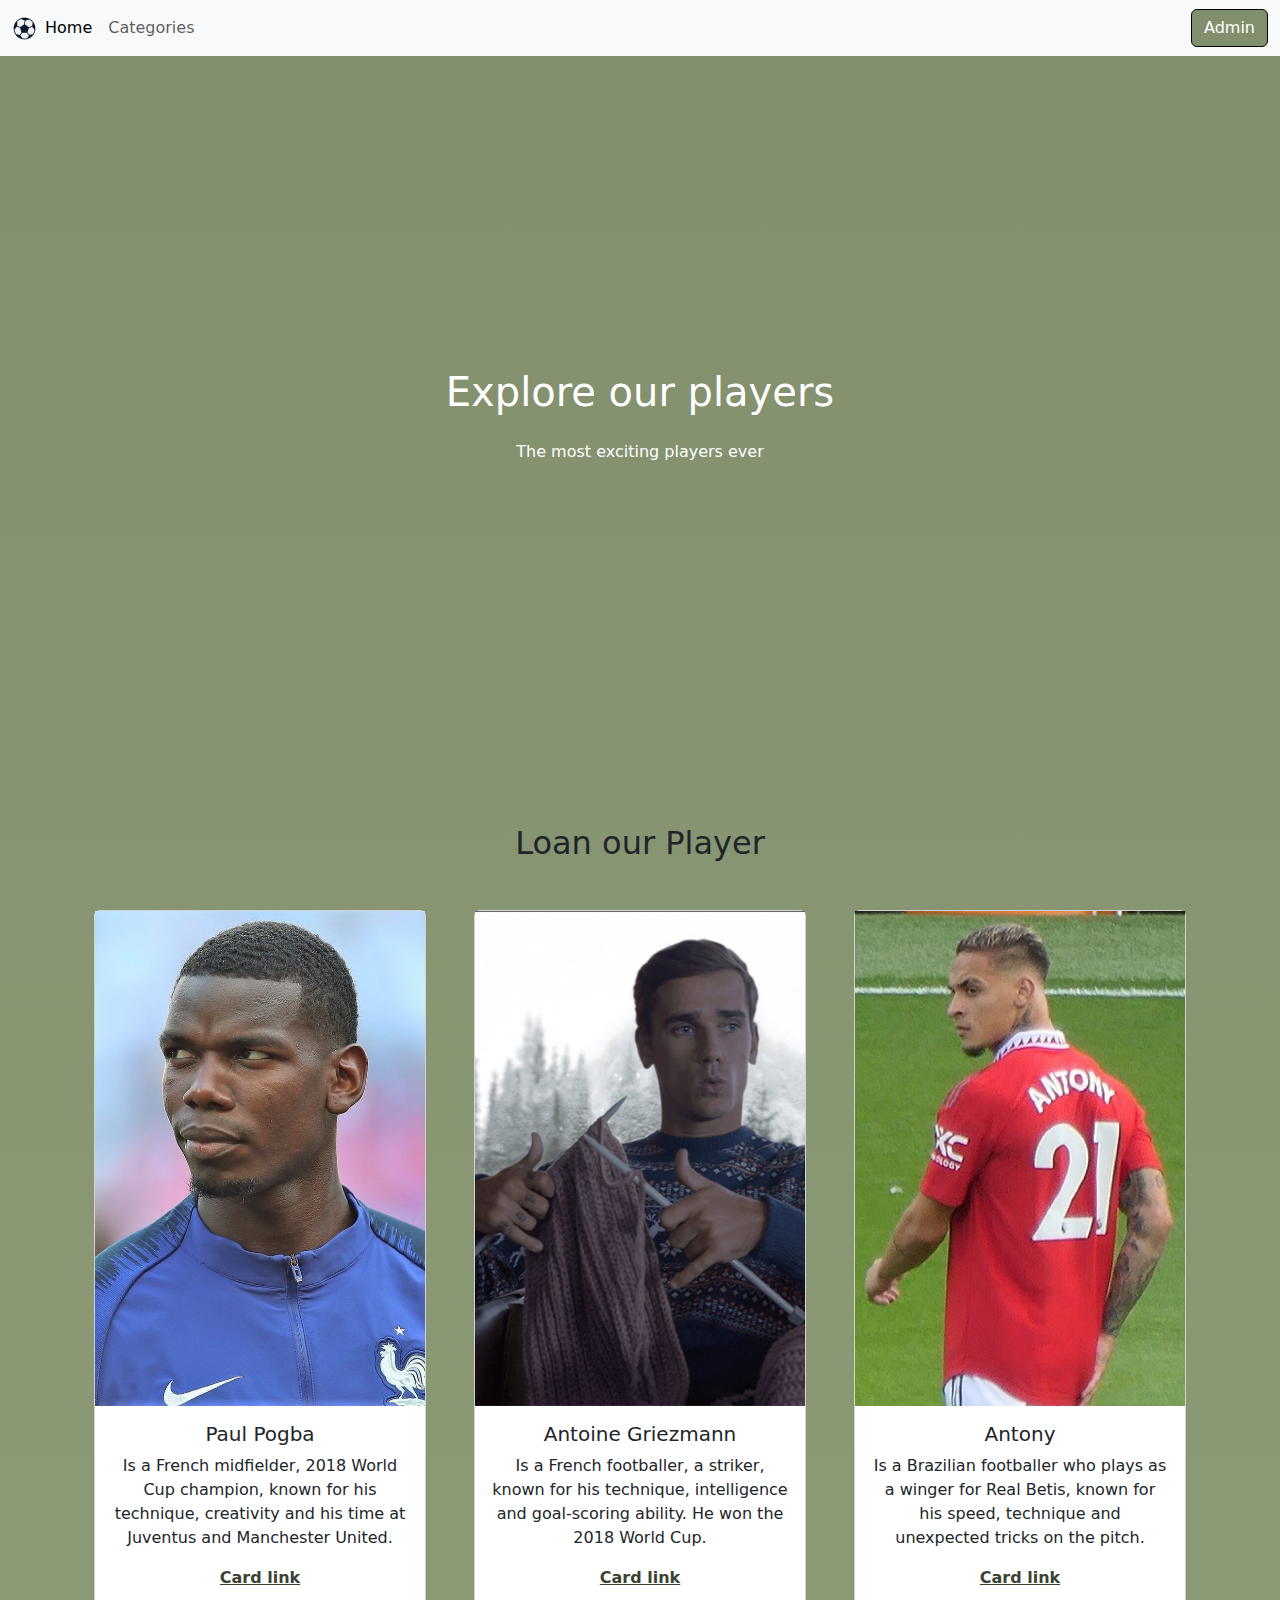
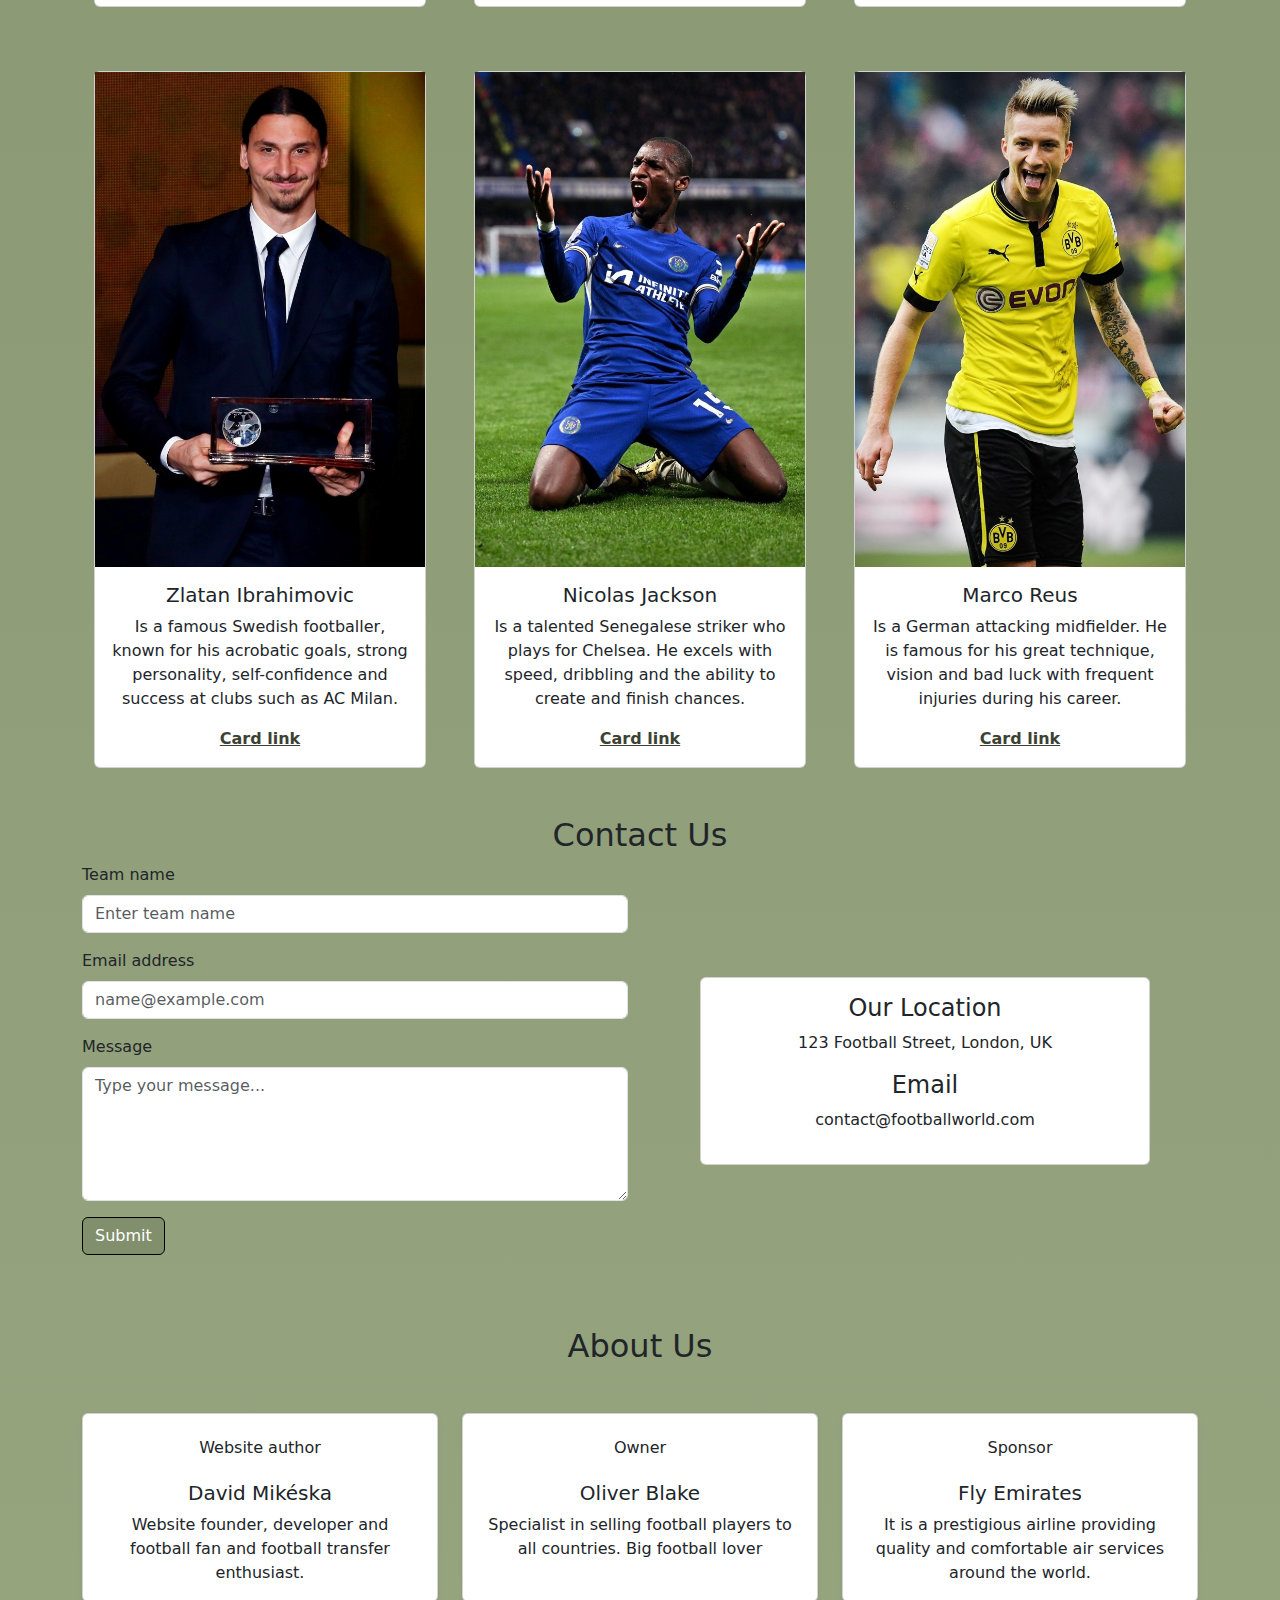
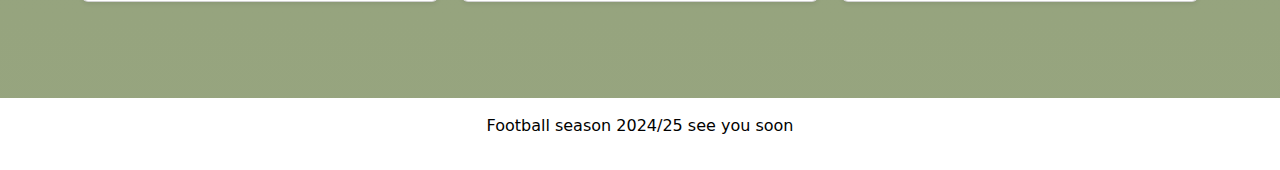
<file: index.html>
<!doctype html>
<html lang="en" xmlns="http://www.w3.org/1999/html">
<head>
    <meta charset="utf-8">
    <meta name="viewport" content="width=device-width, initial-scale=1">
    <title>Football shop</title>
    <link rel="stylesheet" href="css/bootstrap.css">
    <link rel="stylesheet" href="css/_custom.css">
</head>
<body>
<header>
    <nav class="navbar navbar-expand-lg bg-body-tertiary">
        <div class="container-fluid">
            <img src="images/ball.png" href="#">
            <button class="navbar-toggler" type="button" data-bs-toggle="collapse"
                    data-bs-target="#navbarSupportedContent" aria-controls="navbarSupportedContent"
                    aria-expanded="false" aria-label="Toggle navigation">
                <span class="navbar-toggler-icon"></span>
            </button>
            <div class="collapse navbar-collapse" id="navbarSupportedContent">
                <ul class="navbar-nav me-auto mb-2 mb-lg-0">
                    <li class="nav-item">
                        <a class="nav-link active" aria-current="page" href="#">Home</a>
                    </li>
                    <li class="nav-item dropdown">
                        <a class="nav-link dropdown" href="#" role="button" data-bs-toggle="dropdown"
                           aria-expanded="false">
                            Categories
                        </a>
                        <ul class="dropdown-menu">
                            <li><a class="dropdown-item" href="#loan">Loan our Player</a></li>
                            <li><a class="dropdown-item" href="#contact">Contact Us</a></li>
                            <li><a class="dropdown-item" href="#about">About Us</a></li>
                            <li>
                                <hr class="dropdown-divider">
                            </li>
                        </ul>
                    </li>
                </ul>
                <button type="button" class="btn btn-primary" data-bs-toggle="modal" data-bs-target="#adminModal">
                    Admin
                </button>
            </div>
        </div>
    </nav>
</header>

<!-- Modal -->
<div class="modal fade" id="adminModal" tabindex="-1" aria-labelledby="exampleModalLabel" aria-hidden="true">
    <div class="modal-dialog">
        <div class="modal-content">
            <div class="modal-header">
                <h1 class="modal-title fs-5" id="exampleModalLabel">Admin section</h1>
                <button type="button" class="btn-close" data-bs-dismiss="modal" aria-label="Close"></button>
            </div>
            <div class="modal-body">
                <form>
                    <div class="mb-3">
                        <label for="exampleInputEmail1" class="form-label">Email address</label>
                        <input type="email" class="form-control" id="exampleInputEmail1" aria-describedby="emailHelp">
                        <div id="emailHelp" class="form-text">We'll never share your email with anyone else.</div>
                    </div>
                    <div class="mb-3">
                        <label for="exampleInputPassword1" class="form-label">Password</label>
                        <input type="password" class="form-control" id="exampleInputPassword1">
                    </div>
                    <div class="mb-3 form-check">
                        <input type="checkbox" class="form-check-input" id="exampleCheck1">
                        <label class="form-check-label" for="exampleCheck1">Check me out</label>
                    </div>
                    <button type="submit" class="btn btn-primary">
                        <a class="nav-link text-white" href="admin.html">Login</a>
                    </button>
                </form>
            </div>
        </div>
    </div>
</div>

<main>
    <section class="welcome-info">
        <div class="container text-center">
            <h1 class="text-center p-3"> Explore our players</h1>
            <p>The most exciting players ever</p>
        </div>
    </section>

    <section id="loan">
        <div class="container px-4 text-center">
            <h2 class="text-center m-5">Loan our Player</h2>
            <div class="row gx-5 gy-5">
                <div class="col-lg-4">
                    <div class="card">
                        <img src="images/pogba.jpg">
                        <div class="card-body">
                            <h5 class="card-title">Paul Pogba</h5>
                            <p class="card-text">Is a French midfielder, 2018 World Cup champion, known for his
                                technique, creativity and his time at Juventus and Manchester United.</p>
                            <a href="#" class="card-link">Card link</a>
                        </div>
                    </div>
                </div>

                <div class="col-lg-4">
                    <div class="card">
                        <img src="images/grizi3.jpg">
                        <div class="card-body">
                            <h5 class="card-title">Antoine Griezmann</h5>
                            <p class="card-text">Is a French footballer, a striker, known for his technique,
                                intelligence and goal-scoring ability. He won the 2018 World Cup.</p>
                            <a href="#" class="card-link">Card link</a>
                        </div>
                    </div>
                </div>
                <div class="col-lg-4">
                    <div class="card">
                        <img src="images/Antony_2022.jpg">
                        <div class="card-body">
                            <h5 class="card-title">Antony</h5>
                            <p class="card-text">Is a Brazilian footballer who plays as a winger for Real Betis, known
                                for his speed, technique and unexpected tricks on the pitch.</p>
                            <a href="#" class="card-link">Card link</a>
                        </div>
                    </div>
                </div>
            </div>
            <div class="row gx-5 gy-5 mt-3">
                <div class="col-lg-4">
                    <div class="card">
                        <img src="images/ibrahimovic.jpg">
                        <div class="card-body">
                            <h5 class="card-title">Zlatan Ibrahimovic</h5>
                            <p class="card-text">Is a famous Swedish footballer, known for his acrobatic goals, strong
                                personality, self-confidence and success at clubs such as AC Milan.</p>
                            <a href="#" class="card-link">Card link</a>
                        </div>
                    </div>
                </div>
                <div class="col-lg-4">
                    <div class="card">
                        <img src="images/Jackson.jpg">
                        <div class="card-body">
                            <h5 class="card-title">Nicolas Jackson</h5>
                            <p class="card-text">Is a talented Senegalese striker who plays for Chelsea. He excels with
                                speed, dribbling and the ability to create and finish chances.</p>
                            <a href="#" class="card-link">Card link</a>
                        </div>
                    </div>
                </div>
                <div class="col-lg-4">
                    <div class="card">
                        <img src="images/reus.jpg">
                        <div class="card-body">
                            <h5 class="card-title">Marco Reus</h5>
                            <p class="card-text">Is a German attacking midfielder. He is famous for his great technique,
                                vision and bad luck with frequent injuries during his career.</p>
                            <a href="#" class="card-link">Card link</a>
                        </div>
                    </div>
                </div>
            </div>
        </div>
    </section>

    <section id="contact">
        <div class="container">
            <div class="text-center">
                <h2 class="text-center mt-5">Contact Us</h2>
            </div>
            <div class="row">
                <div class="col-md-6">
                    <form>
                        <div class="mb-3">
                            <label for="name" class="form-label">Team name</label>
                            <input type="text" class="form-control" id="name" placeholder="Enter team name">
                        </div>
                        <div class="mb-3">
                            <label for="email" class="form-label">Email address</label>
                            <input type="email" class="form-control" id="email" placeholder="name@example.com">
                        </div>
                        <div class="mb-3">
                            <label for="message" class="form-label">Message</label>
                            <textarea class="form-control" id="message" rows="5" placeholder="Type your message..."></textarea>
                        </div>
                        <button type="submit" class="btn btn-primary mb-4">Submit</button>
                    </form>
                </div>


                 <div class="col-md-6 text-center align-content-center">
                     <div class="card mx-5 p-3">
                     <h4>Our Location</h4>
                     <p>123 Football Street, London, UK</p>

                     <h4>Email</h4>
                     <p>contact@footballworld.com</p>
                    </div>
                 </div>
             </div>
         </div>
     </section>


     <section class="py-5" id="about">
         <div class="container m-auto">
             <h2 class="text-center mb-5">About Us</h2>
             <div class="row">
                 <div class="col-md-4 mb-sm-5">
                     <div class="card h-100 text-center shadow-sm ">
                         <!--<img src="https://via.placeholder.com/150" class="card-img-top rounded-circle mx-auto mt-3 " alt="Autor webu">-->
                        <h3 class="mt-4  fs-6 fw-normal">Website author</h3>
                        <div class="card-body">
                            <h5 class="card-title mb-2">David Mikéska</h5>
                            <p class="card-text">Website founder, developer and football fan and football transfer
                                enthusiast.</p>
                        </div>
                    </div>
                </div>
                <div class="col-md-4 mb-sm-5">
                    <div class="card h-100 text-center shadow-sm">
                        <!--<img src="https://brandslogos.com/wp-content/uploads/thumbs/fly-emirates-logo.png" class="card-img-top rounded-circle mx-auto mt-3" alt="Člen týmu">-->
                        <h3 class="mt-4  fs-6 fw-normal">Owner</h3>
                        <div class="card-body">
                            <h5 class="card-title mb-2">Oliver Blake</h5>
                            <p class="card-text">Specialist in selling football players to all countries. Big football
                                lover</p>
                        </div>
                    </div>
                </div>
                <div class="col-md-4 mb-sm-5">
                    <div class="card h-100 text-center shadow-sm">
                        <!--<img src="https://via.placeholder.com/150" class="card-img-top rounded-circle mx-auto mt-3" alt="Sponzor">-->
                        <h3 class="mt-4 fs-6 fw-normal">Sponsor</h3>
                        <div class="card-body">
                            <h5 class="card-title mb-2">Fly Emirates</h5>
                            <p class="card-text">It is a prestigious airline providing quality and comfortable air
                                services around the world.</p>
                        </div>
                    </div>
                </div>
            </div>
        </div>
    </section>
</main>
<footer class="bg-white text-black text-center py-3">
    <p>Football season 2024/25 see you soon</p>
</footer>
<script src="js/bootstrap.bundle.js"></script>
</body>
</html>
</file>
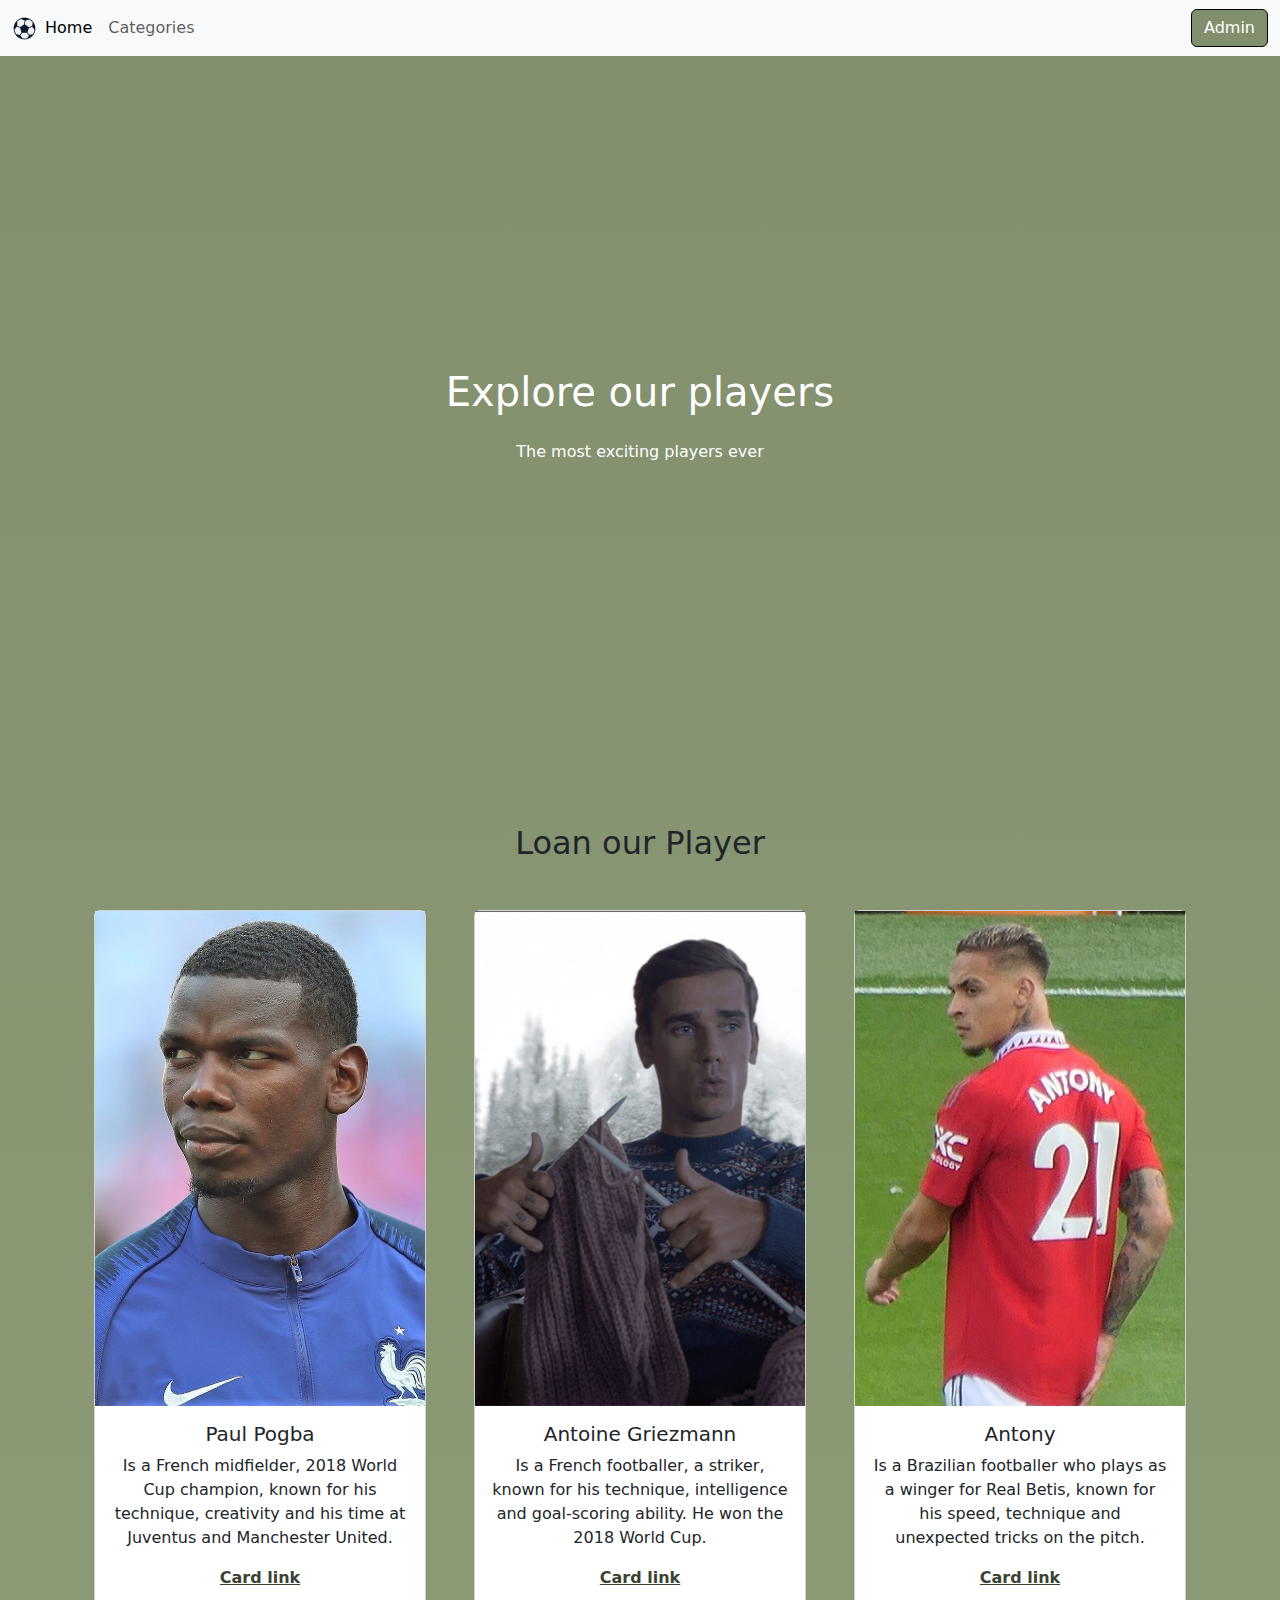
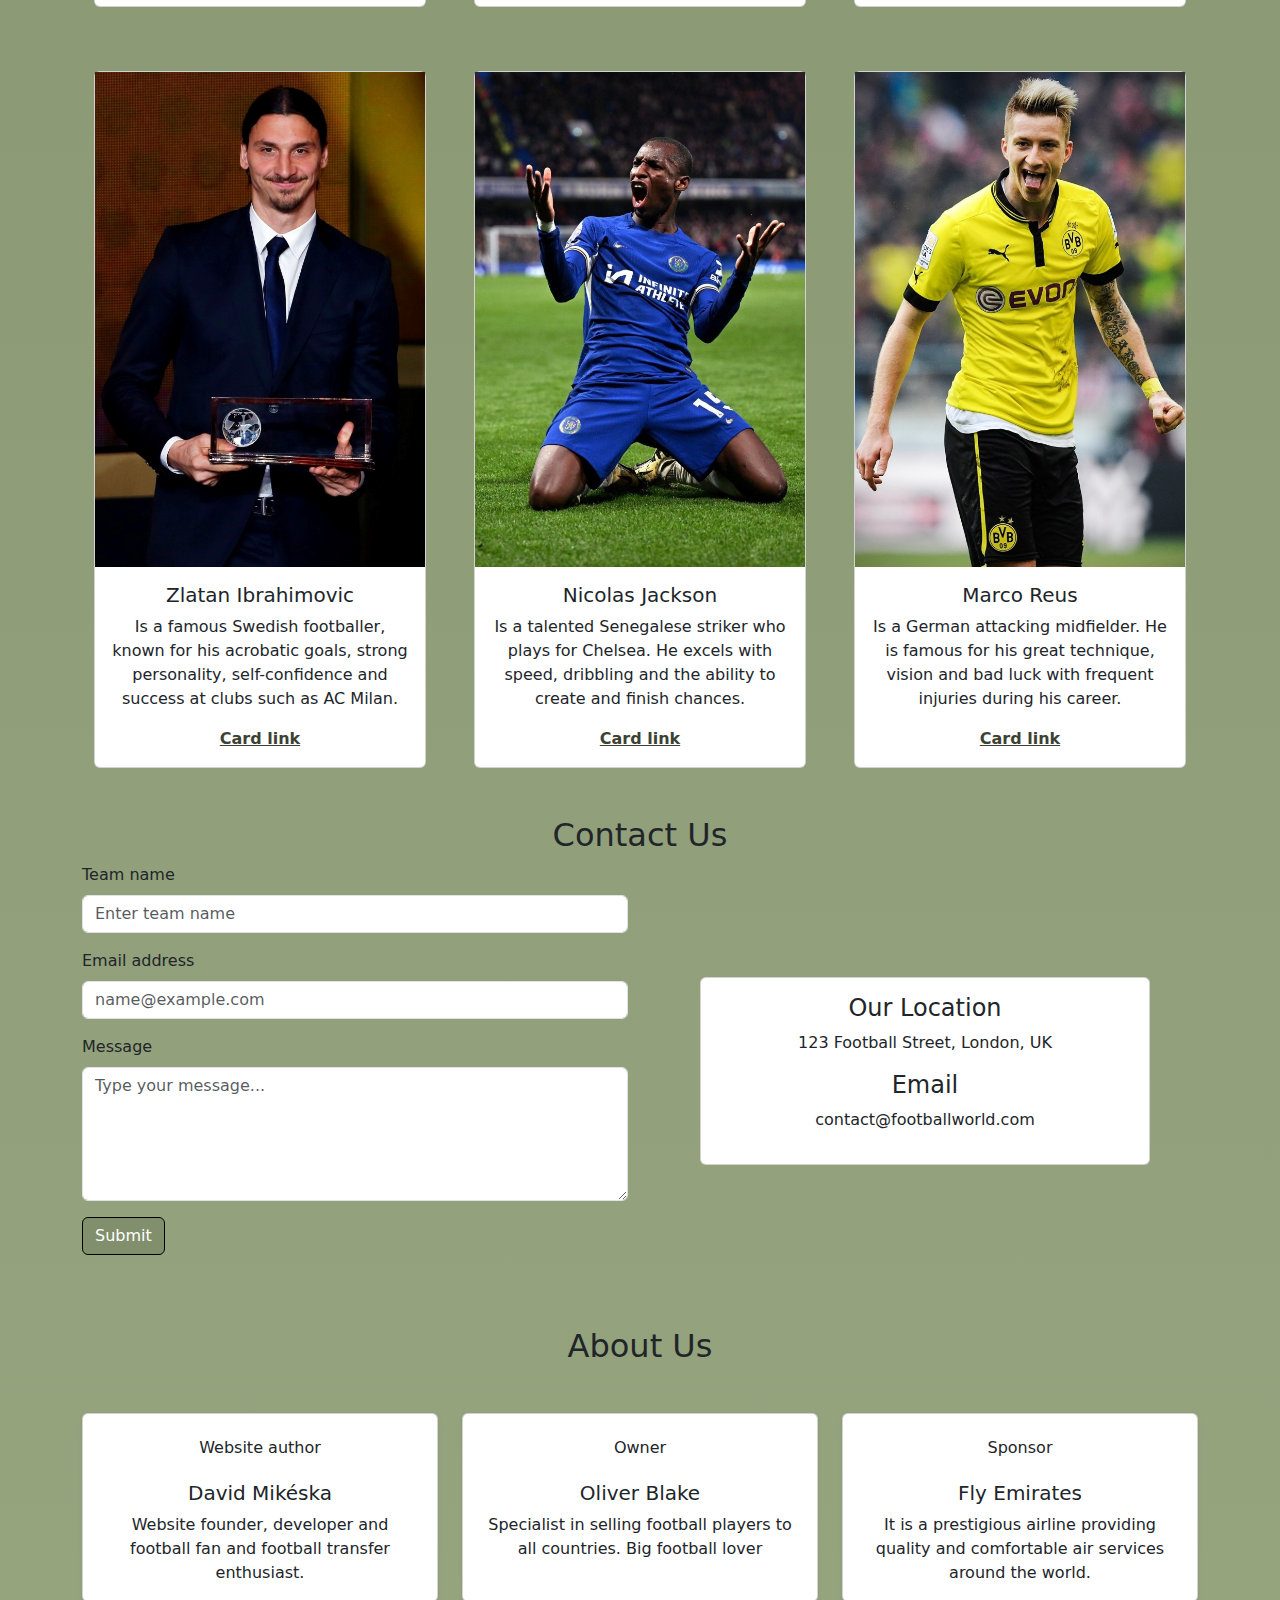
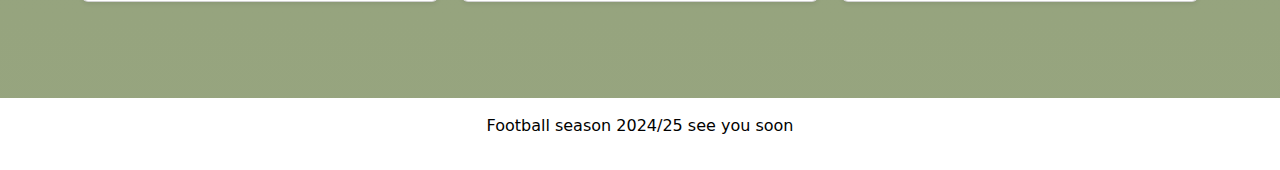
<file: pages/index.html>
<!doctype html>
<html lang="en" xmlns="http://www.w3.org/1999/html">
<head>
    <meta charset="utf-8">
    <meta name="viewport" content="width=device-width, initial-scale=1">
    <title>Football shop</title>
    <link rel="stylesheet" href="../css/bootstrap.css">
    <link rel="stylesheet" href="../css/_custom.css">
</head>
<body>
<header>
    <nav class="navbar navbar-expand-lg bg-body-tertiary">
        <div class="container-fluid">
            <img src="../images/ball.png" href="#">
            <button class="navbar-toggler" type="button" data-bs-toggle="collapse"
                    data-bs-target="#navbarSupportedContent" aria-controls="navbarSupportedContent"
                    aria-expanded="false" aria-label="Toggle navigation">
                <span class="navbar-toggler-icon"></span>
            </button>
            <div class="collapse navbar-collapse" id="navbarSupportedContent">
                <ul class="navbar-nav me-auto mb-2 mb-lg-0">
                    <li class="nav-item">
                        <a class="nav-link active" aria-current="page" href="#">Home</a>
                    </li>
                    <li class="nav-item dropdown">
                        <a class="nav-link dropdown" href="#" role="button" data-bs-toggle="dropdown"
                           aria-expanded="false">
                            Categories
                        </a>
                        <ul class="dropdown-menu">
                            <li><a class="dropdown-item" href="#loan">Loan our Player</a></li>
                            <li><a class="dropdown-item" href="#contact">Contact Us</a></li>
                            <li><a class="dropdown-item" href="#about">About Us</a></li>
                            <li>
                                <hr class="dropdown-divider">
                            </li>
                        </ul>
                    </li>
                </ul>
                <button type="button" class="btn btn-primary" data-bs-toggle="modal" data-bs-target="#adminModal">
                    Admin
                </button>
            </div>
        </div>
    </nav>
</header>

<!-- Modal -->
<div class="modal fade" id="adminModal" tabindex="-1" aria-labelledby="exampleModalLabel" aria-hidden="true">
    <div class="modal-dialog">
        <div class="modal-content">
            <div class="modal-header">
                <h1 class="modal-title fs-5" id="exampleModalLabel">Admin section</h1>
                <button type="button" class="btn-close" data-bs-dismiss="modal" aria-label="Close"></button>
            </div>
            <div class="modal-body">
                <form>
                    <div class="mb-3">
                        <label for="exampleInputEmail1" class="form-label">Email address</label>
                        <input type="email" class="form-control" id="exampleInputEmail1" aria-describedby="emailHelp">
                        <div id="emailHelp" class="form-text">We'll never share your email with anyone else.</div>
                    </div>
                    <div class="mb-3">
                        <label for="exampleInputPassword1" class="form-label">Password</label>
                        <input type="password" class="form-control" id="exampleInputPassword1">
                    </div>
                    <div class="mb-3 form-check">
                        <input type="checkbox" class="form-check-input" id="exampleCheck1">
                        <label class="form-check-label" for="exampleCheck1">Check me out</label>
                    </div>
                    <button type="submit" class="btn btn-primary">
                        <a class="nav-link text-white" href="dashboard.html">Login</a>
                    </button>
                </form>
            </div>
        </div>
    </div>
</div>

<main>
    <section class="welcome-info">
        <div class="container text-center">
            <h1 class="text-center p-3"> Explore our players</h1>
            <p>The most exciting players ever</p>
        </div>
    </section>

    <section id="loan">
        <div class="container px-4 text-center">
            <h2 class="text-center m-5">Loan our Player</h2>
            <div class="row gx-5 gy-5">
                <div class="col-lg-4">
                    <div class="card">
                        <img src="../images/pogba.jpg">
                        <div class="card-body">
                            <h5 class="card-title">Paul Pogba</h5>
                            <p class="card-text">Is a French midfielder, 2018 World Cup champion, known for his
                                technique, creativity and his time at Juventus and Manchester United.</p>
                            <a href="#" class="card-link">Card link</a>
                        </div>
                    </div>
                </div>

                <div class="col-lg-4">
                    <div class="card">
                        <img src="../images/grizi3.jpg">
                        <div class="card-body">
                            <h5 class="card-title">Antoine Griezmann</h5>
                            <p class="card-text">Is a French footballer, a striker, known for his technique,
                                intelligence and goal-scoring ability. He won the 2018 World Cup.</p>
                            <a href="#" class="card-link">Card link</a>
                        </div>
                    </div>
                </div>
                <div class="col-lg-4">
                    <div class="card">
                        <img src="../images/Antony_2022.jpg">
                        <div class="card-body">
                            <h5 class="card-title">Antony</h5>
                            <p class="card-text">Is a Brazilian footballer who plays as a winger for Real Betis, known
                                for his speed, technique and unexpected tricks on the pitch.</p>
                            <a href="#" class="card-link">Card link</a>
                        </div>
                    </div>
                </div>
            </div>
            <div class="row gx-5 gy-5 mt-3">
                <div class="col-lg-4">
                    <div class="card">
                        <img src="../images/ibrahimovic.jpg">
                        <div class="card-body">
                            <h5 class="card-title">Zlatan Ibrahimovic</h5>
                            <p class="card-text">Is a famous Swedish footballer, known for his acrobatic goals, strong
                                personality, self-confidence and success at clubs such as AC Milan.</p>
                            <a href="#" class="card-link">Card link</a>
                        </div>
                    </div>
                </div>
                <div class="col-lg-4">
                    <div class="card">
                        <img src="../images/Jackson.jpg">
                        <div class="card-body">
                            <h5 class="card-title">Nicolas Jackson</h5>
                            <p class="card-text">Is a talented Senegalese striker who plays for Chelsea. He excels with
                                speed, dribbling and the ability to create and finish chances.</p>
                            <a href="#" class="card-link">Card link</a>
                        </div>
                    </div>
                </div>
                <div class="col-lg-4">
                    <div class="card">
                        <img src="../images/reus.jpg">
                        <div class="card-body">
                            <h5 class="card-title">Marco Reus</h5>
                            <p class="card-text">Is a German attacking midfielder. He is famous for his great technique,
                                vision and bad luck with frequent injuries during his career.</p>
                            <a href="#" class="card-link">Card link</a>
                        </div>
                    </div>
                </div>
            </div>
        </div>
    </section>

    <section id="contact">
        <div class="container">
            <div class="text-center">
                <h2 class="text-center mt-5">Contact Us</h2>
            </div>
            <div class="row">
                <div class="col-md-6">
                    <form>
                        <div class="mb-3">
                            <label for="name" class="form-label">Team name</label>
                            <input type="text" class="form-control" id="name" placeholder="Enter team name">
                        </div>
                        <div class="mb-3">
                            <label for="email" class="form-label">Email address</label>
                            <input type="email" class="form-control" id="email" placeholder="name@example.com">
                        </div>
                        <div class="mb-3">
                            <label for="message" class="form-label">Message</label>
                            <textarea class="form-control" id="message" rows="5" placeholder="Type your message..."></textarea>
                        </div>
                        <button type="submit" class="btn btn-primary mb-4">Submit</button>
                    </form>
                </div>


                 <div class="col-md-6 text-center align-content-center">
                     <div class="card mx-5 p-3">
                     <h4>Our Location</h4>
                     <p>123 Football Street, London, UK</p>

                     <h4>Email</h4>
                     <p>contact@footballworld.com</p>
                    </div>
                 </div>
             </div>
         </div>
     </section>


     <section class="py-5" id="about">
         <div class="container m-auto">
             <h2 class="text-center mb-5">About Us</h2>
             <div class="row">
                 <div class="col-md-4 mb-sm-5">
                     <div class="card h-100 text-center shadow-sm ">
                         <!--<img src="https://via.placeholder.com/150" class="card-img-top rounded-circle mx-auto mt-3 " alt="Autor webu">-->
                        <h3 class="mt-4  fs-6 fw-normal">Website author</h3>
                        <div class="card-body">
                            <h5 class="card-title mb-2">David Mikéska</h5>
                            <p class="card-text">Website founder, developer and football fan and football transfer
                                enthusiast.</p>
                        </div>
                    </div>
                </div>
                <div class="col-md-4 mb-sm-5">
                    <div class="card h-100 text-center shadow-sm">
                        <!--<img src="https://brandslogos.com/wp-content/uploads/thumbs/fly-emirates-logo.png" class="card-img-top rounded-circle mx-auto mt-3" alt="Člen týmu">-->
                        <h3 class="mt-4  fs-6 fw-normal">Owner</h3>
                        <div class="card-body">
                            <h5 class="card-title mb-2">Oliver Blake</h5>
                            <p class="card-text">Specialist in selling football players to all countries. Big football
                                lover</p>
                        </div>
                    </div>
                </div>
                <div class="col-md-4 mb-sm-5">
                    <div class="card h-100 text-center shadow-sm">
                        <!--<img src="https://via.placeholder.com/150" class="card-img-top rounded-circle mx-auto mt-3" alt="Sponzor">-->
                        <h3 class="mt-4 fs-6 fw-normal">Sponsor</h3>
                        <div class="card-body">
                            <h5 class="card-title mb-2">Fly Emirates</h5>
                            <p class="card-text">It is a prestigious airline providing quality and comfortable air
                                services around the world.</p>
                        </div>
                    </div>
                </div>
            </div>
        </div>
    </section>
</main>
<footer class="bg-white text-black text-center py-3">
    <p>Football season 2024/25 see you soon</p>
</footer>
<script src="../js/bootstrap.bundle.js"></script>
</body>
</html>
</file>
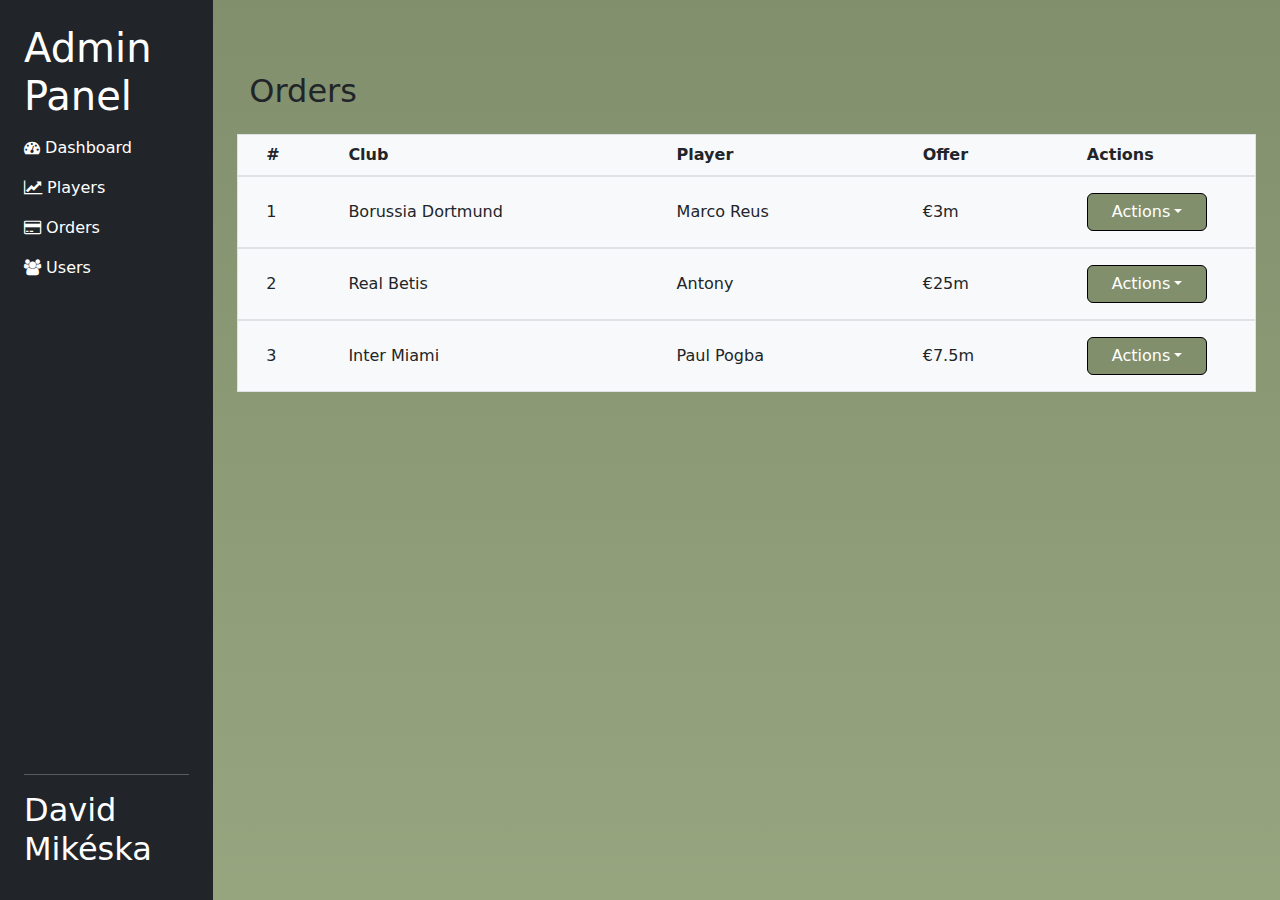
<file: orders.html>
<!DOCTYPE html>
<!doctype html>
<html lang="en">
<head>
  <meta charset="utf-8">
  <meta name="viewport" content="width=device-width, initial-scale=1">
  <title>Orders</title>
  <link rel="stylesheet" href="css/bootstrap.css">
  <link rel="stylesheet" href="css/_custom.css">
  <link rel="stylesheet" href="https://cdnjs.cloudflare.com/ajax/libs/font-awesome/4.7.0/css/font-awesome.min.css">
</head>
<body>
<div class="container-fluid">
  <div class="row">

    <div class="col-sm-4 col-md-3 col-lg-2 d-flex flex-column bg-dark p-4 vh-100">
      <h1 class="text-white">Admin Panel</h1>
      <nav class="d-flex flex-column mb-auto">
        <a class="nav-link text-white py-2 px-0" href="admin.html"><i class="fa fa-dashboard"></i> Dashboard</a>
        <a class="nav-link text-white py-2 px-0" href="players.html"><i class="fa fa-line-chart"></i> Players</a>
        <a class="nav-link text-white py-2 px-0" href=""><i class="fa fa-credit-card"></i> Orders</a>
        <a class="nav-link text-white py-2 px-0" href="users.html"><i class="fa fa-group"></i> Users</a>
      </nav>
      <hr class="text-white">
      <div class=" text-white" >
        <h2>David Mikéska</h2>
      </div>
    </div>
    <div class="col-sm-8 col-md-9 col-lg-10 vh-100 p-4">
      <div class="container mt-5">
        <h2>Orders</h2>

        <div class="bg-light fw-bold border py-2 px-3 row mt-4">
          <div class="col-1">#</div>
          <div class="col-4">Club</div>
          <div class="col-3">Player</div>
          <div class="col-2">Offer</div>
          <div class="col-2">Actions</div>
        </div>

        <div class="bg-light border py-3 px-3 row align-items-center">
          <div class="col-1">1</div>
          <div class="col-4">Borussia Dortmund </div>
          <div class="col-3">Marco Reus</div>
          <div class="col-2">€3m</div>
          <div class="col-2">
            <div class="dropdown">
              <button class="btn btn-primary dropdown-toggle px-4" data-bs-toggle="dropdown">Actions</button>
              <ul class="dropdown-menu">
                <li><a class="dropdown-item" href="#">Accept</a></li>
                <li><a class="dropdown-item" href="#">Reject</a></li>
                <li><a class="dropdown-item" href="#">Add More</a></li>
              </ul>
            </div>
          </div>
        </div>

        <div class="bg-light border py-3 px-3 row align-items-center">
          <div class="col-1">2</div>
          <div class="col-4">Real Betis</div>
          <div class="col-3">Antony</div>
          <div class="col-2">€25m</div>
          <div class="col-2">
            <div class="dropdown">
              <button class="btn btn-primary dropdown-toggle px-4" data-bs-toggle="dropdown">Actions</button>
              <ul class="dropdown-menu">
                <li><a class="dropdown-item" href="#">Accept</a></li>
                <li><a class="dropdown-item" href="#">Reject</a></li>
                <li><a class="dropdown-item" href="#">Add More</a></li>
              </ul>
            </div>
          </div>
        </div>

        <div class=" bg-light border py-3 px-3 row align-items-center">
          <div class="col-1">3</div>
          <div class="col-4">Inter Miami</div>
          <div class="col-3">Paul Pogba</div>
          <div class="col-2">€7.5m</div>
          <div class="col-2">
            <div class="dropdown">
              <button class="btn btn-primary dropdown-toggle px-4" data-bs-toggle="dropdown">Actions</button>
              <ul class="dropdown-menu">
                <li><a class="dropdown-item" href="#">Accept</a></li>
                <li><a class="dropdown-item" href="#">Reject</a></li>
                <li><a class="dropdown-item" href="#">Add More</a></li>
              </ul>
            </div>
          </div>
        </div>
        </div>
      </div>
    </div>
  </div>
<script src="/js/bootstrap.bundle.js"></script>

</body>
</html>
</file>
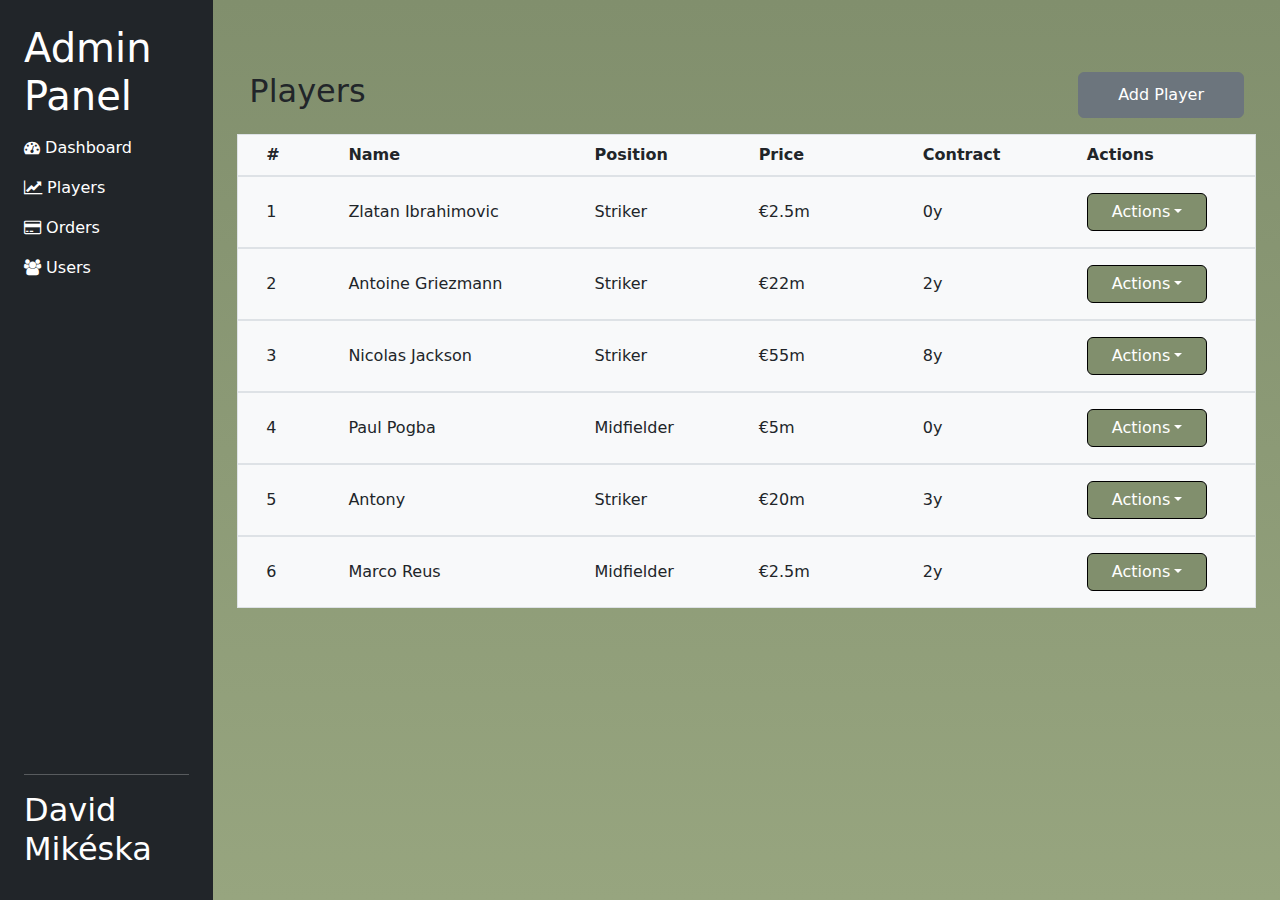
<file: players.html>
<!DOCTYPE html>
<!doctype html>
<html lang="en">
<head>
    <meta charset="utf-8">
    <meta name="viewport" content="width=device-width, initial-scale=1">
    <title>Players</title>
    <link rel="stylesheet" href="css/bootstrap.css">
    <link rel="stylesheet" href="css/_custom.css">
    <link rel="stylesheet" href="https://cdnjs.cloudflare.com/ajax/libs/font-awesome/4.7.0/css/font-awesome.min.css">
</head>
<body>
<div class="container-fluid">
    <div class="row">

        <div class="col-sm-4 col-md-3 col-lg-2 d-flex flex-column bg-dark p-4 vh-100">
            <h1 class="text-white">Admin Panel</h1>
            <nav class="d-flex flex-column mb-auto">
                <a class="nav-link text-white py-2 px-0" href="admin.html"><i class="fa fa-dashboard"></i> Dashboard</a>
                <a class="nav-link text-white py-2 px-0" href=""><i class="fa fa-line-chart"></i> Players</a>
                <a class="nav-link text-white py-2 px-0" href="orders.html"><i class="fa fa-credit-card"></i> Orders</a>
                <a class="nav-link text-white py-2 px-0" href="users.html"><i class="fa fa-group"></i> Users</a>
            </nav>
            <hr class="text-white">
            <div class=" text-white" >
                <h2>David Mikéska</h2>
            </div>
        </div>

        <div class="col-sm-8 col-md-9 col-lg-10 vh-100 p-4">
            <div class="container mt-5 ">
                <div class="d-flex justify-content-between mb-3">
                    <h2>Players</h2>
                    <button class="btn btn-secondary col-2" data-bs-toggle="modal" data-bs-target="#addProductModal">Add Player</button>
                </div>



                <div class="bg-light fw-bold border py-2 px-3 row">
                    <div class="col-1">#</div>
                    <div class="col-3">Name</div>
                    <div class="col-2">Position</div>
                    <div class="col-2">Price</div>
                    <div class="col-2">Contract</div>
                    <div class="col-2">Actions</div>
                </div>


                <div class="bg-light border py-3 px-3 row align-items-center">
                    <div class="col-1">1</div>
                    <div class="col-3">Zlatan Ibrahimovic</div>
                    <div class="col-2">Striker</div>
                    <div class="col-2">€2.5m</div>
                    <div class="col-2">0y</div>
                    <div class="col-2">
                        <div class="dropdown">
                            <button class="btn btn-primary dropdown-toggle px-4" data-bs-toggle="dropdown">Actions</button>
                            <ul class="dropdown-menu">
                                <li><a class="dropdown-item" href="#">Delete</a></li>
                                <li><a class="dropdown-item" href="#">Edit</a></li>
                                <li><a class="dropdown-item" href="#">Detail</a></li>
                            </ul>
                        </div>
                    </div>
                </div>


                <div class="bg-light border py-3 px-3 row align-items-center">
                    <div class="col-1">2</div>
                    <div class="col-3">Antoine Griezmann</div>
                    <div class="col-2">Striker</div>
                    <div class="col-2">€22m</div>
                    <div class="col-2">2y</div>
                    <div class="col-2">
                        <div class="dropdown">
                            <button class="btn btn-primary dropdown-toggle px-4" data-bs-toggle="dropdown">Actions</button>
                            <ul class="dropdown-menu">
                                <li><a class="dropdown-item" href="#">Delete</a></li>
                                <li><a class="dropdown-item" href="#">Edit</a></li>
                                <li><a class="dropdown-item" href="#">Detail</a></li>
                            </ul>
                        </div>
                    </div>
                </div>


                <div class="bg-light border py-3 px-3 row align-items-center">
                    <div class="col-1">3</div>
                    <div class="col-3">Nicolas Jackson</div>
                    <div class="col-2">Striker</div>
                    <div class="col-2">€55m</div>
                    <div class="col-2">8y</div>
                    <div class="col-2">
                        <div class="dropdown">
                            <button class="btn btn-primary dropdown-toggle px-4" data-bs-toggle="dropdown">Actions</button>
                            <ul class="dropdown-menu">
                                <li><a class="dropdown-item" href="#">Delete</a></li>
                                <li><a class="dropdown-item" href="#">Edit</a></li>
                                <li><a class="dropdown-item" href="#">Detail</a></li>
                            </ul>
                        </div>
                    </div>
                </div>

                <div class="bg-light border py-3 px-3 row align-items-center">
                    <div class="col-1">4</div>
                    <div class="col-3">Paul Pogba</div>
                    <div class="col-2">Midfielder</div>
                    <div class="col-2">€5m</div>
                    <div class="col-2">0y</div>
                    <div class="col-2">
                        <div class="dropdown">
                            <button class="btn btn-primary dropdown-toggle px-4" data-bs-toggle="dropdown">Actions</button>
                            <ul class="dropdown-menu">
                                <li><a class="dropdown-item" href="#">Delete</a></li>
                                <li><a class="dropdown-item" href="#">Edit</a></li>
                                <li><a class="dropdown-item" href="#">Detail</a></li>
                            </ul>
                        </div>
                    </div>
                </div>

                <div class="bg-light border py-3 px-3 row align-items-center">
                    <div class="col-1">5</div>
                    <div class="col-3">Antony</div>
                    <div class="col-2">Striker</div>
                    <div class="col-2">€20m</div>
                    <div class="col-2">3y</div>
                    <div class="col-2">
                        <div class="dropdown">
                            <button class="btn btn-primary dropdown-toggle px-4" data-bs-toggle="dropdown">Actions</button>
                            <ul class="dropdown-menu">
                                <li><a class="dropdown-item" href="#">Delete</a></li>
                                <li><a class="dropdown-item" href="#">Edit</a></li>
                                <li><a class="dropdown-item" href="#">Detail</a></li>
                            </ul>
                        </div>
                    </div>
                </div>

                <div class="bg-light border py-3 px-3 row align-items-center">
                    <div class="col-1">6</div>
                    <div class="col-3">Marco Reus</div>
                    <div class="col-2">Midfielder</div>
                    <div class="col-2">€2.5m</div>
                    <div class="col-2">2y</div>
                    <div class="col-2">
                        <div class="dropdown">
                            <button class="btn btn-primary dropdown-toggle px-4" data-bs-toggle="dropdown">Actions</button>
                            <ul class="dropdown-menu">
                                <li><a class="dropdown-item" href="#">Delete</a></li>
                                <li><a class="dropdown-item" href="#">Edit</a></li>
                                <li><a class="dropdown-item" href="#">Detail</a></li>
                            </ul>
                        </div>
                    </div>
                </div>
            </div>
        </div>
    </div>
    <!-- Modal -->
    <div class="modal fade" id="addProductModal" tabindex="-1" aria-labelledby="addProductModalLabel" aria-hidden="true">
        <div class="modal-dialog">
            <div class="modal-content">
                <form action="/add-product" method="POST">
                    <div class="modal-header">
                        <h5 class="modal-title">Add Player</h5>
                        <button type="button" class="btn-close" data-bs-dismiss="modal"></button>
                    </div>
                    <div class="modal-body">
                        <div class="mb-3"><label class="form-label">Name</label><input type="text" name="name" class="form-control"></div>
                        <div class="mb-3"><label class="form-label">Position</label><input type="text" name="position" class="form-control"></div>
                        <div class="mb-3"><label class="form-label">Price</label>
                            <div class="input-group">
                                <span class="input-group-text">$</span>
                                <input type="number" name="price" class="form-control" step="0.01">
                            </div>
                        </div>
                        <div class="mb-3"><label class="form-label">Contract</label><input type="number" name="contract" class="form-control"></div>
                    </div>
                    <div class="modal-footer">
                        <button type="submit" class="btn btn-primary">Save</button>
                    </div>
                </form>
            </div>
        </div>
    </div>
</div>
<script src="/js/bootstrap.bundle.js"></script>
</body>
</html>
</file>
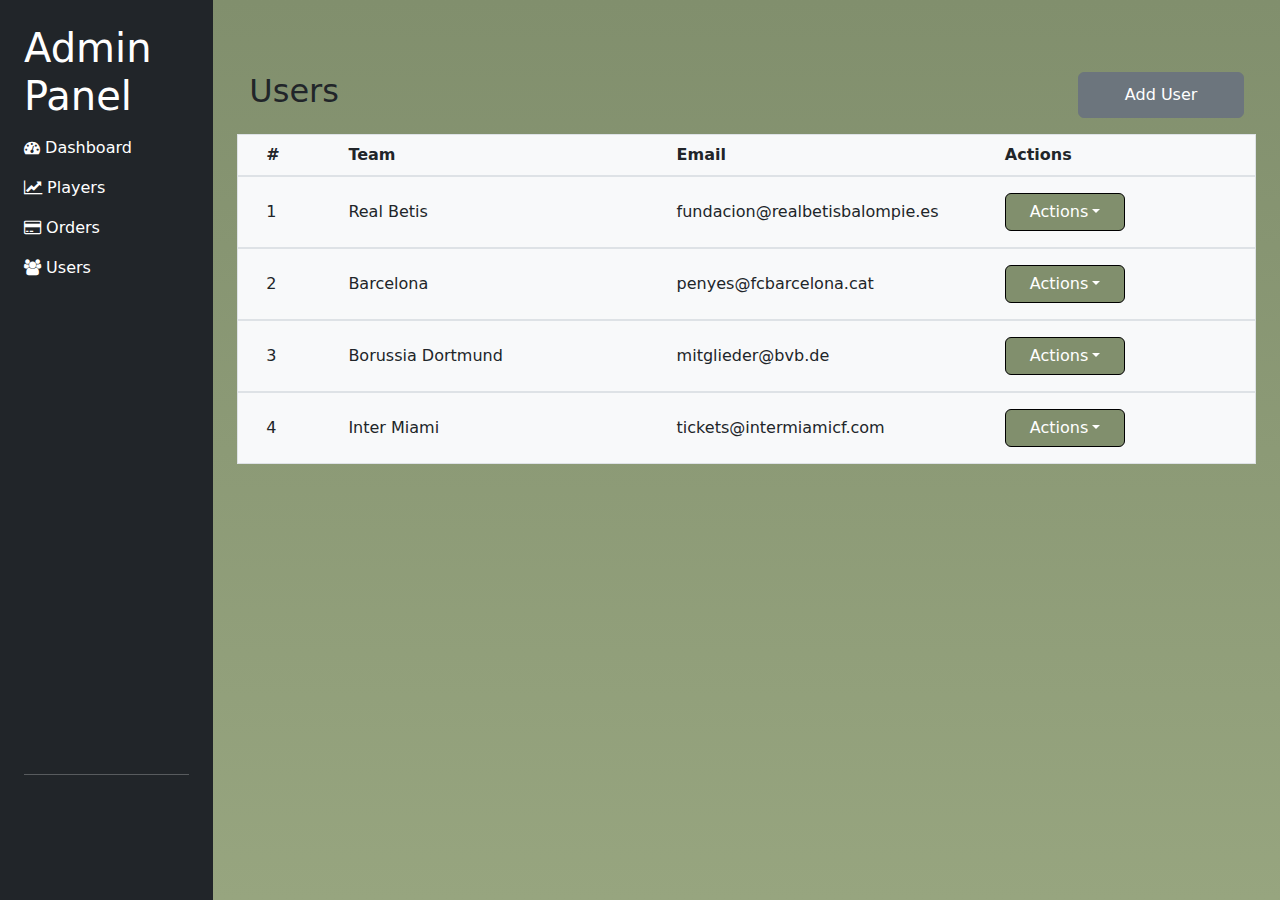
<file: users.html>
<!DOCTYPE html>
<!doctype html>
<html lang="en">
<head>
  <meta charset="utf-8">
  <meta name="viewport" content="width=device-width, initial-scale=1">
  <title>Users</title>
  <link rel="stylesheet" href="css/bootstrap.css">
  <link rel="stylesheet" href="css/_custom.css">
  <link rel="stylesheet" href="https://cdnjs.cloudflare.com/ajax/libs/font-awesome/4.7.0/css/font-awesome.min.css">
</head>
<body>
<div class="container-fluid">
  <div class="row">
    <div class="col-sm-4 col-md-3 col-lg-2 d-flex flex-column bg-dark p-4 vh-100">
      <h1 class="text-white">Admin Panel</h1>
      <nav class="d-flex flex-column mb-auto">
        <a class="nav-link text-white py-2 px-0" href="admin.html"><i class="fa fa-dashboard"></i> Dashboard</a>
        <a class="nav-link text-white py-2 px-0" href="players.html"><i class="fa fa-line-chart"></i> Players</a>
        <a class="nav-link text-white py-2 px-0" href="orders.html"><i class="fa fa-credit-card"></i> Orders</a>
        <a class="nav-link text-white py-2 px-0" href=""><i class="fa fa-group"></i> Users</a>
      </nav>
      <hr class="text-white">
        <h2>David Mikéska</h2>
    </div>

    <div class="col-sm-8 col-md-9 col-lg-10 vh-100 p-4">
      <div class="container mt-5">
        <div class="d-flex justify-content-between mb-3">
          <h2>Users</h2>
          <button class="btn btn-secondary col-2" data-bs-toggle="modal" data-bs-target="#addUserModal">Add User</button>
        </div>

        <div class="bg-light fw-bold border py-2 px-3 row">
          <div class="col-1">#</div>
          <div class="col-4">Team</div>
          <div class="col-4">Email</div>
          <div class="col-3">Actions</div>
        </div>

        <div class="bg-light border py-3 px-3 row align-items-center">
          <div class="col-1">1</div>
          <div class="col-4">Real Betis</div>
          <div class="col-4">fundacion@realbetisbalompie.es</div>
          <div class="col-3">
            <div class="dropdown">
              <button class="btn btn-primary dropdown-toggle px-4" data-bs-toggle="dropdown">Actions</button>
              <ul class="dropdown-menu">
                <li><a class="dropdown-item" href="#">Delete</a></li>
                <li><a class="dropdown-item" href="#">Detail</a></li>
              </ul>
            </div>
          </div>
        </div>

        <div class="bg-light border py-3 px-3 row align-items-center">
          <div class="col-1">2</div>
          <div class="col-4">Barcelona</div>
          <div class="col-4">penyes@fcbarcelona.cat</div>
          <div class="col-3">
            <div class="dropdown">
              <button class="btn btn-primary dropdown-toggle px-4" data-bs-toggle="dropdown">Actions</button>
              <ul class="dropdown-menu">
                <li><a class="dropdown-item" href="#">Delete</a></li>
                <li><a class="dropdown-item" href="#">Detail</a></li>
              </ul>
            </div>
          </div>
        </div>

        <div class="bg-light border py-3 px-3 row align-items-center">
          <div class="col-1">3</div>
          <div class="col-4">Borussia Dortmund</div>
          <div class="col-4">mitglieder@bvb.de</div>
          <div class="col-3">
            <div class="dropdown">
              <button class="btn btn-primary dropdown-toggle px-4" data-bs-toggle="dropdown">Actions</button>
              <ul class="dropdown-menu">
                <li><a class="dropdown-item" href="#">Delete</a></li>
                <li><a class="dropdown-item" href="#">Detail</a></li>
              </ul>
            </div>
          </div>
        </div>

        <div class="bg-light border py-3 px-3 row align-items-center">
          <div class="col-1">4</div>
          <div class="col-4">Inter Miami</div>
          <div class="col-4">tickets@intermiamicf.com</div>
          <div class="col-3">
            <div class="dropdown">
              <button class="btn btn-primary dropdown-toggle px-4" data-bs-toggle="dropdown">Actions</button>
              <ul class="dropdown-menu">
                <li><a class="dropdown-item" href="#">Delete</a></li>
                <li><a class="dropdown-item" href="#">Detail</a></li>
              </ul>
            </div>
          </div>
        </div>
      </div>
    </div>
  </div>

  <div class="modal fade" id="addUserModal" tabindex="-1" aria-labelledby="addUserModalLabel" aria-hidden="true">
    <div class="modal-dialog">
      <div class="modal-content">
        <form action="/add-user" method="POST">
          <div class="modal-header">
            <h5 class="modal-title" id="addUserModalLabel">Add User</h5>
            <button type="button" class="btn-close" data-bs-dismiss="modal"></button>
          </div>
          <div class="modal-body">
            <div class="mb-3">
              <label for="firstName" class="form-label">Team Name</label>
              <input type="text" name="firstName" id="firstName" class="form-control" required>
            </div>
            <div class="mb-3">
              <label for="lastName" class="form-label">Location</label>
              <input type="text" name="lastName" id="lastName" class="form-control" required>
            </div>
            <div class="mb-3">
              <label for="email" class="form-label">Email</label>
              <input type="email" name="email" id="email" class="form-control" required>
            </div>
            <div class="mb-3">
              <label for="phone" class="form-label">Phone</label>
              <input type="tel" name="phone" id="phone" class="form-control" required>
            </div>
          </div>
          <div class="modal-footer">
            <button type="submit" class="btn btn-dark">Save</button>
          </div>
        </form>
      </div>
    </div>
  </div>
</div>
<script src="/js/bootstrap.bundle.js"></script>
</body>
</html>
</file>
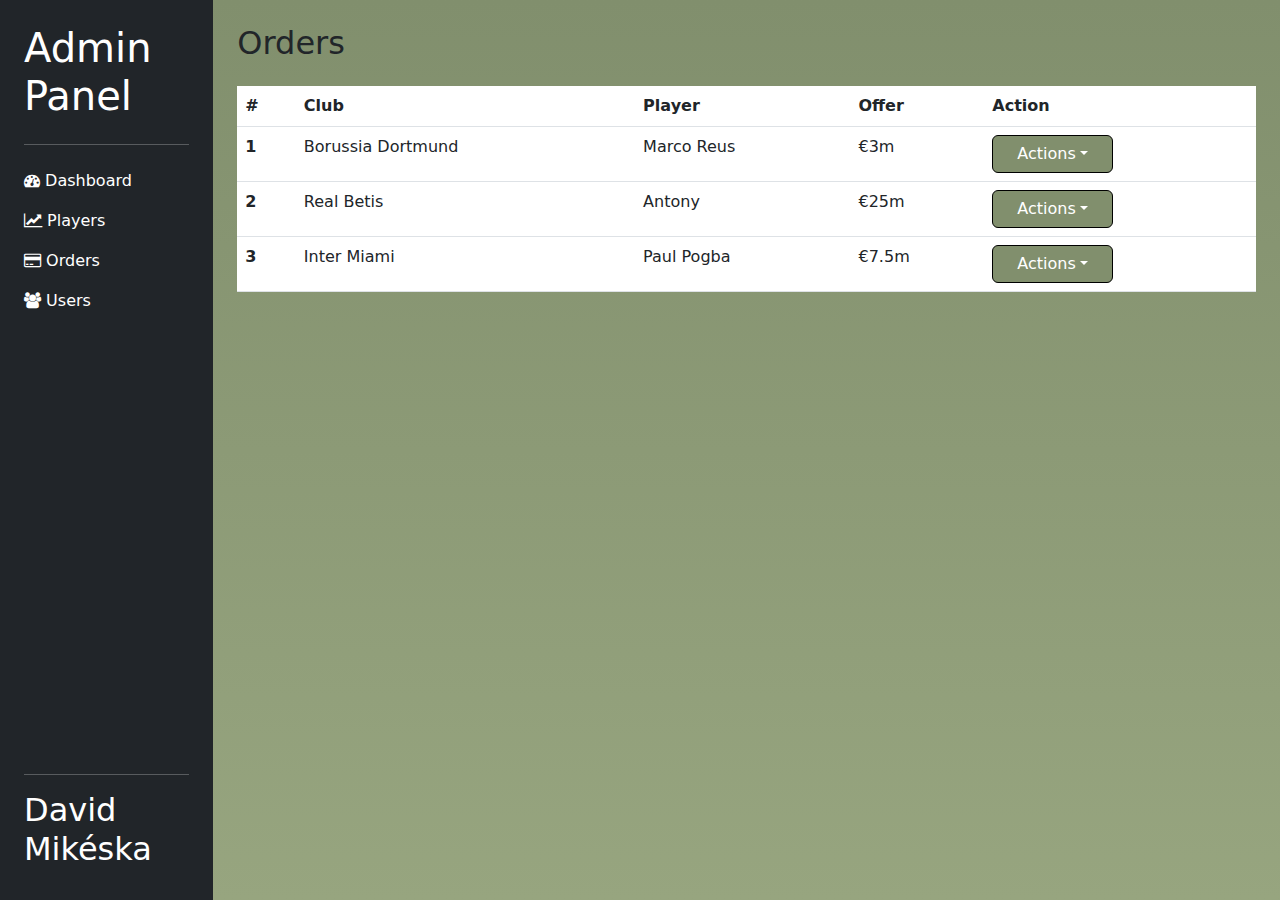
<file: pages/orders.html>
<!DOCTYPE html>
<!doctype html>
<html lang="en">
<head>
  <meta charset="utf-8">
  <meta name="viewport" content="width=device-width, initial-scale=1">
  <title>Orders</title>
  <link rel="stylesheet" href="../css/bootstrap.css">
  <link rel="stylesheet" href="../css/_custom.css">
  <link rel="stylesheet" href="https://cdnjs.cloudflare.com/ajax/libs/font-awesome/4.7.0/css/font-awesome.min.css">
</head>
<body>
<div class="container-fluid">
  <div class="row">

    <div class="col-sm-4 col-md-3 col-lg-2 d-flex flex-column bg-dark p-4 vh-100">
      <h1 class="text-white">Admin Panel</h1>
      <hr class="text-white">
      <nav class="d-flex flex-column mb-auto">
        <a class="nav-link text-white py-2 px-0" href="dashboard.html"><i class="fa fa-dashboard"></i> Dashboard</a>
        <a class="nav-link text-white py-2 px-0" href="players.html"><i class="fa fa-line-chart"></i> Players</a>
        <a class="nav-link text-white py-2 px-0" href=""><i class="fa fa-credit-card"></i> Orders</a>
        <a class="nav-link text-white py-2 px-0" href="users.html"><i class="fa fa-group"></i> Users</a>
      </nav>
      <hr class="text-white">
      <div class=" text-white" >
        <a class="nav-link" href="user-profile.html">
          <h2>David Mikéska</h2>
        </a>
      </div>
    </div>

      <div class="ccl-sm-8 col-md9 col-lg-10 p-4">
        <div class="mb-4">
        <h2>Orders</h2>
        </div>
        <table class="table">
          <thead>
          <tr>
            <th scope="col">#</th>
            <th scope="col">Club</th>
            <th scope="col">Player</th>
            <th scope="col">Offer</th>
            <th scope="col">Action</th>
          </tr>
          </thead>
          <tbody>
          <tr>
            <th scope="row">1</th>
            <td>Borussia Dortmund</td>
            <td>Marco Reus</td>
            <td>€3m</td>
            <td>
              <div class="dropdown">
                <button class="btn btn-primary dropdown-toggle px-4" data-bs-toggle="dropdown">Actions</button>
                <ul class="dropdown-menu">
                  <li><a class="dropdown-item" href="#">Accept</a></li>
                  <li><a class="dropdown-item text-danger" href="#">Reject</a></li>
                  <li><a class="dropdown-item" href="#">Add More</a></li>
                </ul>
              </div>
            </td>
          </tr>
          <tr>
            <th scope="row">2</th>
            <td>Real Betis</td>
            <td>Antony</td>
            <td>€25m</td>
            <td>
              <div class="dropdown">
                <button class="btn btn-primary dropdown-toggle px-4" data-bs-toggle="dropdown">Actions</button>
                <ul class="dropdown-menu">
                  <li><a class="dropdown-item" href="#">Accept</a></li>
                  <li><a class="dropdown-item text-danger" href="#">Reject</a></li>
                  <li><a class="dropdown-item" href="#">Add More</a></li>
                </ul>
              </div>
            </td>
          </tr>
          <tr>
            <th scope="row">3</th>
            <td>Inter Miami</td>
            <td>Paul Pogba</td>
            <td>€7.5m</td>
            <td>
              <div class="dropdown">
                <button class="btn btn-primary dropdown-toggle px-4" data-bs-toggle="dropdown">Actions</button>
                <ul class="dropdown-menu">
                  <li><a class="dropdown-item" href="#">Accept</a></li>
                  <li><a class="dropdown-item text-danger" href="#">Reject</a></li>
                  <li><a class="dropdown-item" href="#">Add More</a></li>
                </ul>
              </div>
            </td>
          </tr>
          </tbody>
        </table>
        </div>
      </div>
  </div>
<script src="/js/bootstrap.bundle.js"></script>

</body>
</html>
</file>
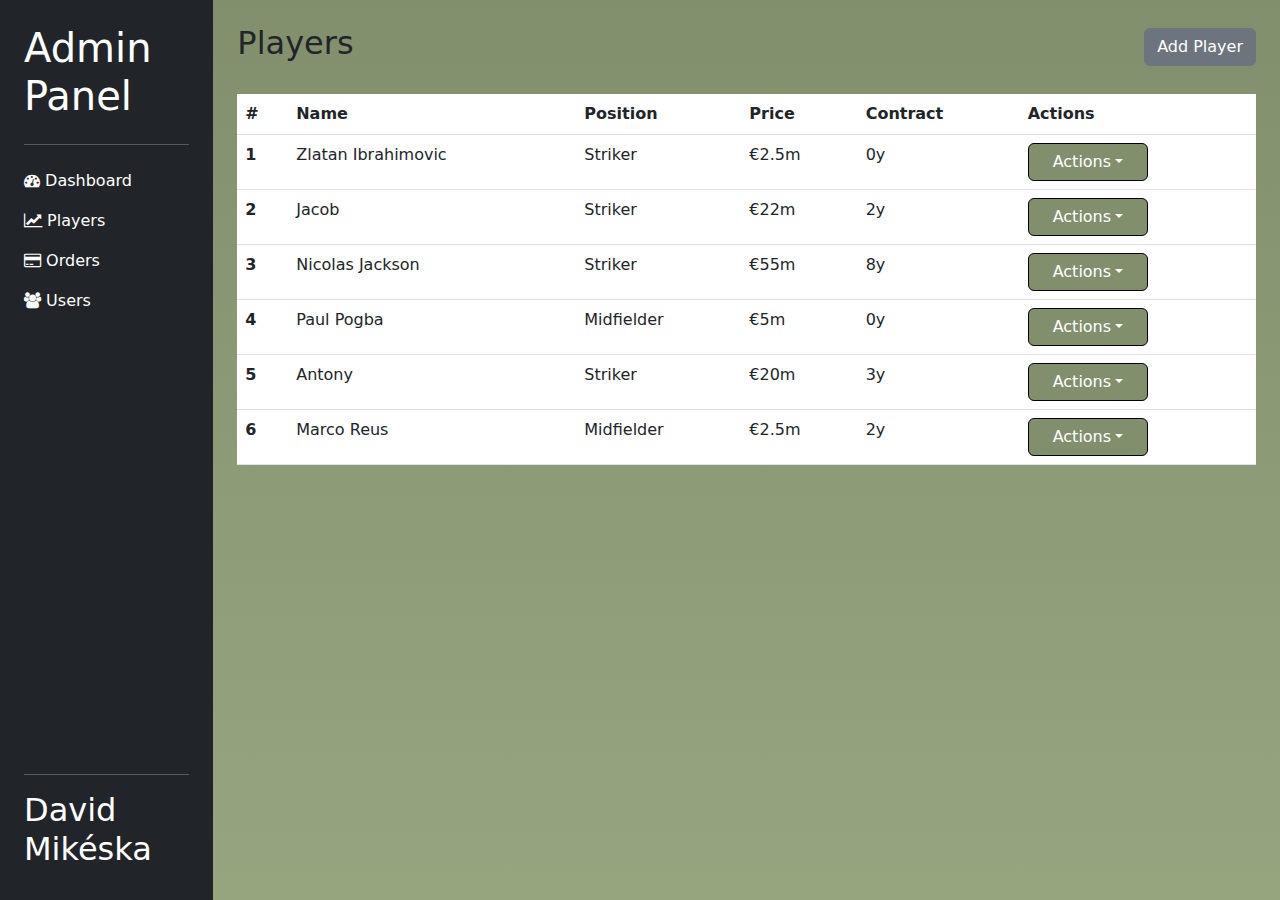
<file: pages/players.html>
<!DOCTYPE html>
<!doctype html>
<html lang="en">
<head>
    <meta charset="utf-8">
    <meta name="viewport" content="width=device-width, initial-scale=1">
    <title>Players</title>
    <link rel="stylesheet" href="../css/bootstrap.css">
    <link rel="stylesheet" href="../css/_custom.css">
    <link rel="stylesheet" href="https://cdnjs.cloudflare.com/ajax/libs/font-awesome/4.7.0/css/font-awesome.min.css">
</head>
<body>
<div class="container-fluid">
    <div class="row">

        <div class="col-sm-4 col-md-3 col-lg-2 d-flex flex-column bg-dark p-4 vh-100">
            <h1 class="text-white">Admin Panel</h1>
            <hr class="text-white">
            <nav class="d-flex flex-column mb-auto">
                <a class="nav-link text-white py-2 px-0" href="dashboard.html"><i class="fa fa-dashboard"></i> Dashboard</a>
                <a class="nav-link text-white py-2 px-0" href=""><i class="fa fa-line-chart"></i> Players</a>
                <a class="nav-link text-white py-2 px-0" href="orders.html"><i class="fa fa-credit-card"></i> Orders</a>
                <a class="nav-link text-white py-2 px-0" href="users.html"><i class="fa fa-group"></i> Users</a>
            </nav>
            <hr class="text-white">
            <div class=" text-white" >
                <a class="nav-link" href="user-profile.html">
                <h2>David Mikéska</h2>
                </a>
            </div>
        </div>

        <div class="col-sm-8 col-md-9 col-lg-10 vh-100 p-4">
                <div class="d-flex justify-content-between align-items-center mb-4">
                    <h2>Players</h2>
                    <button class="btn btn-secondary" data-bs-toggle="modal" data-bs-target="#addProductModal">Add Player</button>
                </div>



            <table class="table">
                <thead>
                <tr>
                    <th scope="col">#</th>
                    <th scope="col">Name</th>
                    <th scope="col">Position</th>
                    <th scope="col">Price</th>
                    <th scope="col">Contract</th>
                    <th scope="col">Actions</th>
                </tr>
                </thead>
                <tbody>
                <tr>
                    <th scope="row">1</th>
                    <td>Zlatan Ibrahimovic</td>
                    <td>Striker</td>
                    <td>€2.5m</td>
                    <td>0y</td>
                    <td>
                        <div class="dropdown">
                            <button class="btn btn-primary dropdown-toggle px-4" data-bs-toggle="dropdown">Actions</button>
                            <ul class="dropdown-menu">
                                <li><a class="dropdown-item" href="#">Accept</a></li>
                                <li><a class="dropdown-item" href="#">Details</a></li>
                                <li><a class="dropdown-item text-danger" href="#">Reject</a></li>
                            </ul>
                        </div>
                    </td>
                </tr>
                <tr>
                    <th scope="row">2</th>
                    <td>Jacob</td>
                    <td>Striker</td>
                    <td>€22m</td>
                    <td>2y</td>
                    <td>
                        <div class="dropdown">
                            <button class="btn btn-primary dropdown-toggle px-4" data-bs-toggle="dropdown">Actions</button>
                            <ul class="dropdown-menu">
                                <li><a class="dropdown-item" href="#">Accept</a></li>
                                <li><a class="dropdown-item" href="#">Details</a></li>
                                <li><a class="dropdown-item text-danger" href="#">Reject</a></li>
                            </ul>
                        </div>
                    </td>
                </tr>
                <tr>
                    <th scope="row">3</th>
                    <td>Nicolas Jackson</td>
                    <td>Striker</td>
                    <td>€55m</td>
                    <td>8y</td>
                    <td>
                        <div class="dropdown">
                            <button class="btn btn-primary dropdown-toggle px-4" data-bs-toggle="dropdown">Actions</button>
                            <ul class="dropdown-menu">
                                <li><a class="dropdown-item" href="#">Accept</a></li>
                                <li><a class="dropdown-item" href="#">Details</a></li>
                                <li><a class="dropdown-item text-danger" href="#">Reject</a></li>
                            </ul>
                        </div>
                    </td>
                </tr>
                <tr>
                    <th scope="row">4</th>
                    <td>Paul Pogba</td>
                    <td>Midfielder</td>
                    <td>€5m</td>
                    <td>0y</td>
                    <td>
                        <div class="dropdown">
                            <button class="btn btn-primary dropdown-toggle px-4" data-bs-toggle="dropdown">Actions</button>
                            <ul class="dropdown-menu">
                                <li><a class="dropdown-item" href="#">Accept</a></li>
                                <li><a class="dropdown-item" href="#">Details</a></li>
                                <li><a class="dropdown-item text-danger" href="#">Reject</a></li>
                            </ul>
                        </div>
                    </td>
                </tr>
                <tr>
                    <th scope="row">5</th>
                    <td>Antony</td>
                    <td>Striker</td>
                    <td>€20m</td>
                    <td>3y</td>
                    <td>
                        <div class="dropdown">
                            <button class="btn btn-primary dropdown-toggle px-4" data-bs-toggle="dropdown">Actions</button>
                            <ul class="dropdown-menu">
                                <li><a class="dropdown-item" href="#">Accept</a></li>
                                <li><a class="dropdown-item" href="#">Details</a></li>
                                <li><a class="dropdown-item text-danger" href="#">Reject</a></li>
                            </ul>
                        </div>
                    </td>
                </tr>
                <tr>
                    <th scope="row">6</th>
                    <td>Marco Reus</td>
                    <td>Midfielder</td>
                    <td>€2.5m</td>
                    <td>2y</td>
                    <td>
                        <div class="dropdown">
                            <button class="btn btn-primary dropdown-toggle px-4" data-bs-toggle="dropdown">Actions</button>
                            <ul class="dropdown-menu">
                                <li><a class="dropdown-item" href="#">Accept</a></li>
                                <li><a class="dropdown-item" href="#">Details</a></li>
                                <li><a class="dropdown-item text-danger" href="#">Reject</a></li>
                            </ul>
                        </div>
                    </td>
                </tr>
                </tbody>
            </table>
        </div>
    </div>
    <!-- Modal -->
    <div class="modal fade" id="addProductModal" tabindex="-1" aria-labelledby="addProductModalLabel" aria-hidden="true">
        <div class="modal-dialog">
            <div class="modal-content">
                <form action="/add-product" method="POST">
                    <div class="modal-header">
                        <h5 class="modal-title">Add Player</h5>
                        <button type="button" class="btn-close" data-bs-dismiss="modal"></button>
                    </div>
                    <div class="modal-body">
                        <div class="mb-3"><label class="form-label">Name</label><input type="text" name="name" class="form-control"></div>
                        <div class="mb-3"><label class="form-label">Position</label><input type="text" name="position" class="form-control"></div>
                        <div class="mb-3"><label class="form-label">Price</label>
                            <div class="input-group">
                                <span class="input-group-text">$</span>
                                <input type="number" name="price" class="form-control" step="0.01">
                            </div>
                        </div>
                        <div class="mb-3"><label class="form-label">Contract</label><input type="number" name="contract" class="form-control"></div>
                    </div>
                    <div class="modal-footer">
                        <button type="submit" class="btn btn-primary">Save</button>
                    </div>
                </form>
            </div>
        </div>
    </div>
</div>
<script src="/js/bootstrap.bundle.js"></script>
</body>
</html>
</file>
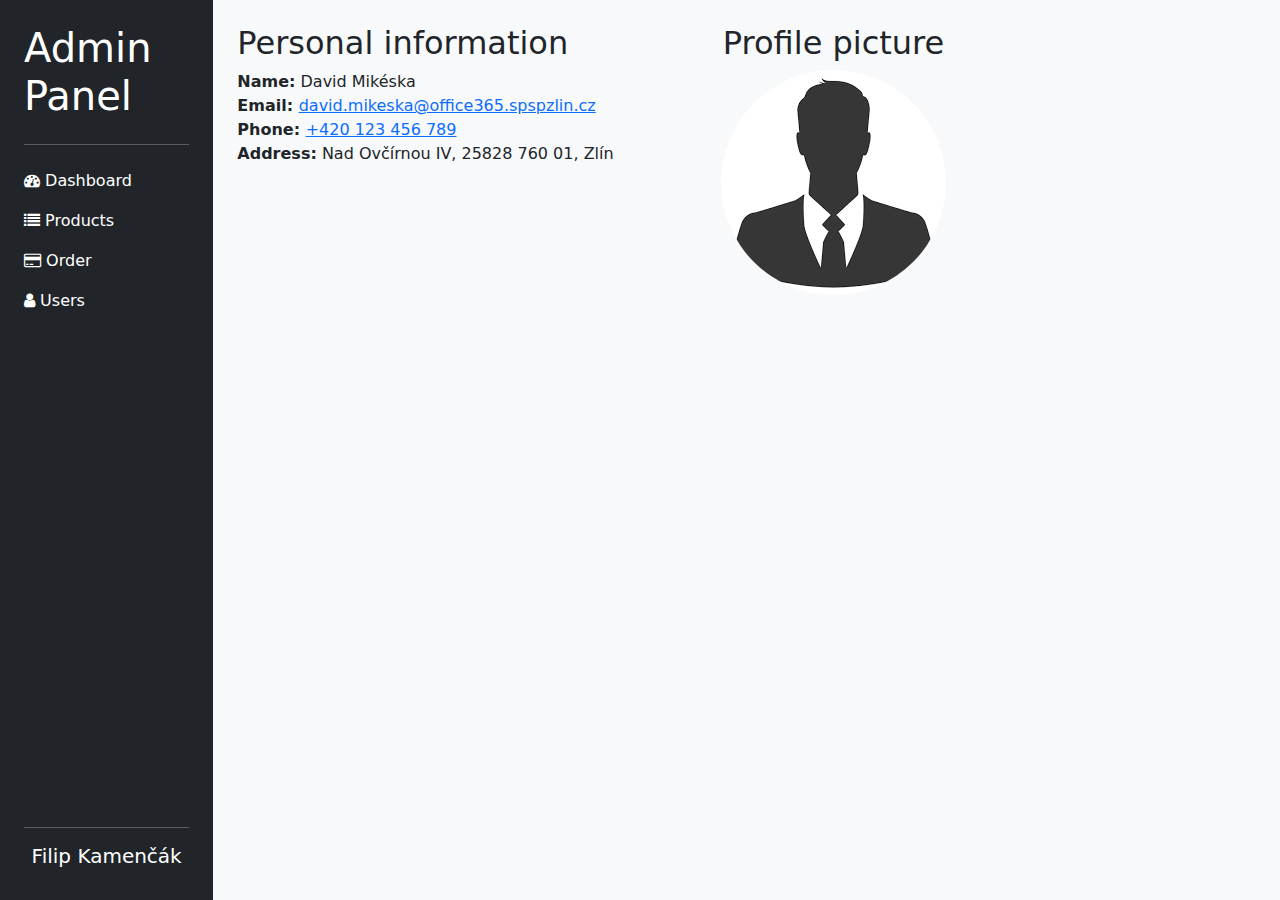
<file: pages/user-profile.html>
<!DOCTYPE html>
<html lang="en">
<head>
    <meta charset="utf-8">
    <meta name="viewport" content="width=device-width, initial-scale=1">
    <title>Admin Panel - User Profile</title>
    <link rel="stylesheet" href="../css/bootstrap.css">
    <link rel="stylesheet" href="../css/_custom.css">
    <link rel="stylesheet" href="https://cdnjs.cloudflare.com/ajax/libs/font-awesome/4.7.0/css/font-awesome.min.css">
</head>
<body>
<div class="container-fluid">
    <div class="row">
        <div class="col-sm-4 col-md-3 col-lg-2 d-flex flex-column bg-dark p-4 vh-100"><h1 class="text-white">Admin
            Panel</h1>
            <hr class="text-white">
            <nav class="nav d-flex flex-column"><a class="nav-link py-2 px-0 text-white" href="dashboard.html"> <i
                    class="fa fa-dashboard"></i> Dashboard </a> <a class="nav-link py-2 px-0 text-white"
                                                                   href="products.html"> <i class="fa fa-list"></i>
                Products </a> <a class="nav-link py-2 px-0 text-white" href="orders.html"> <i
                    class="fa fa-credit-card"></i> Order </a> <a class="nav-link py-2 px-0 text-white"
                                                                 href="users.html"> <i class="fa fa-user"></i> Users
            </a></nav>
            <div class="mt-auto text-white">
                <hr>
                <a class="nav-link" href="user-profile.html"><h5 class="text-center">Filip Kamenčák</h5></a></div>
        </div>
        <div class="col-sm-8 col-md-9 col-lg-10 bg-light vh-100 p-4">
            <div class="row">
                <div class="col-md-5"><h2>Personal information</h2>
                    <ul class="list-unstyled">
                        <li><strong>Name:</strong> David Mikéska</li>
                        <li><strong>Email: </strong><a href="mailto:filip.kamencak@office365.spspzlin.cz">david.mikeska@office365.spspzlin.cz</a>
                        </li>
                        <li><strong>Phone: </strong><a href="tel:+420123456789">+420 123 456 789</a></li>
                        <li><strong>Address:</strong> Nad Ovčírnou IV, 25828 760 01, Zlín</li>
                    </ul>
                </div>
                <div class="col-md-4 text-center"><h2>Profile picture</h2>          <img src="/images/logo.png"
                                                                                         alt="Profile picture"
                                                                                         class="rounded-circle"></div>
            </div>
        </div>
    </div>
</div>
<script src="../js/bootstrap.bundle.js"></script>
</body>
</html>
</file>
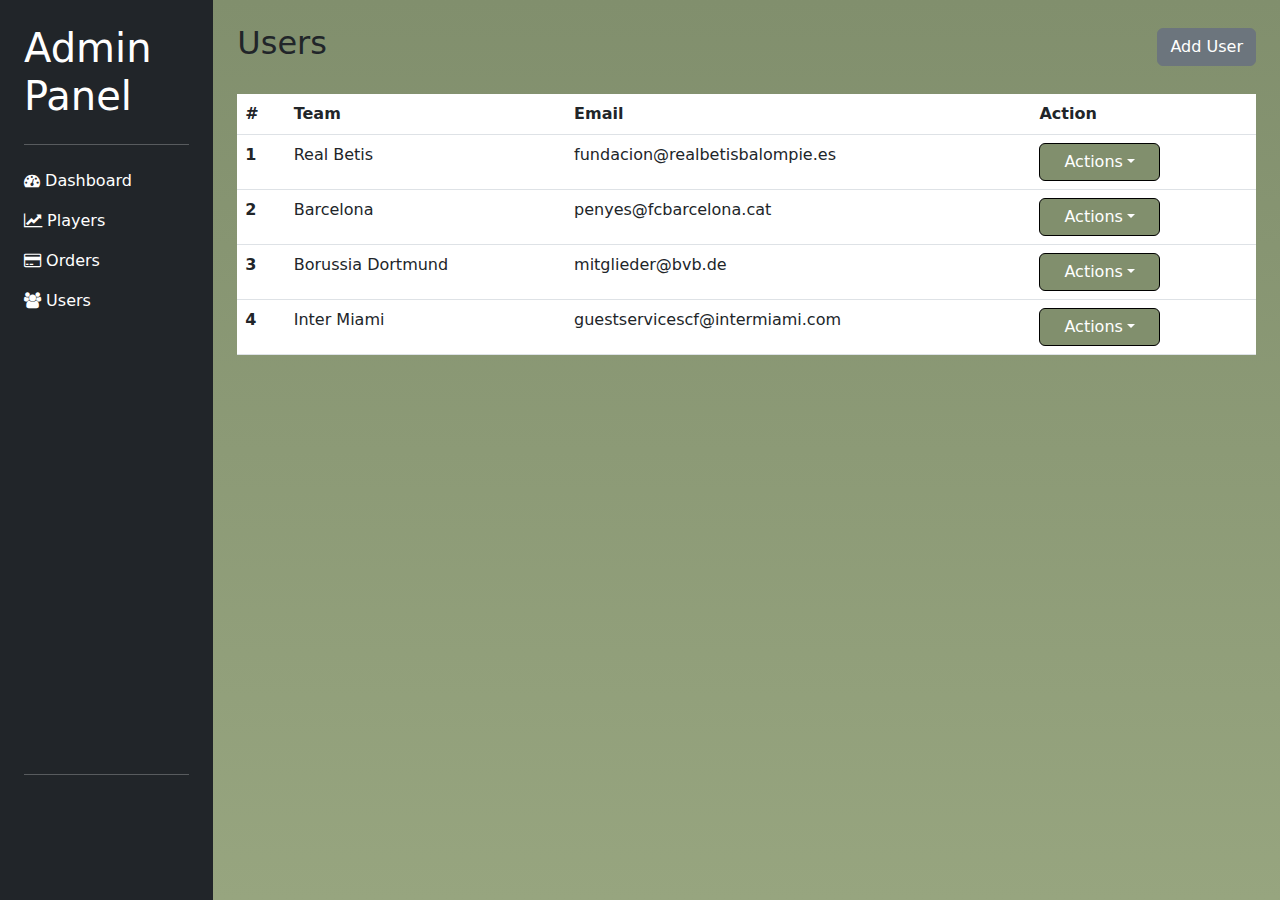
<file: pages/users.html>
<!DOCTYPE html>
<!doctype html>
<html lang="en">
<head>
  <meta charset="utf-8">
  <meta name="viewport" content="width=device-width, initial-scale=1">
  <title>Users</title>
  <link rel="stylesheet" href="../css/bootstrap.css">
  <link rel="stylesheet" href="../css/_custom.css">
  <link rel="stylesheet" href="https://cdnjs.cloudflare.com/ajax/libs/font-awesome/4.7.0/css/font-awesome.min.css">
</head>
<body>
<div class="container-fluid">
  <div class="row">
    <div class="col-sm-4 col-md-3 col-lg-2 d-flex flex-column bg-dark p-4 vh-100">
      <h1 class="text-white">Admin Panel</h1>
      <hr class="text-white">
      <nav class="d-flex flex-column mb-auto">
        <a class="nav-link text-white py-2 px-0" href="dashboard.html"><i class="fa fa-dashboard"></i> Dashboard</a>
        <a class="nav-link text-white py-2 px-0" href="players.html"><i class="fa fa-line-chart"></i> Players</a>
        <a class="nav-link text-white py-2 px-0" href="orders.html"><i class="fa fa-credit-card"></i> Orders</a>
        <a class="nav-link text-white py-2 px-0" href=""><i class="fa fa-group"></i> Users</a>
      </nav>
      <hr class="text-white">
      <a class="nav-link" href="user-profile.html">
        <h2>David Mikéska</h2>
      </a>
    </div>

    <div class="col-sm-8 col-md-9 col-lg-10 vh-100 p-4">
        <div class="d-flex justify-content-between align-items-center mb-4">
          <h2>Users</h2>
          <button class="btn btn-secondary" data-bs-toggle="modal" data-bs-target="#addUserModal">Add User</button>
        </div>
        <table class="table">
          <thead>
          <tr>
            <th scope="col">#</th>
            <th scope="col">Team</th>
            <th scope="col">Email</th>
            <th scope="col">Action</th>
          </tr>
          </thead>
          <tbody>
          <tr>
            <th scope="row">1</th>
            <td>Real Betis</td>
            <td>fundacion@realbetisbalompie.es</td>
            <td>
              <div class="dropdown">
                <button class="btn btn-primary dropdown-toggle px-4" data-bs-toggle="dropdown">Actions</button>
                <ul class="dropdown-menu">
                  <li><a class="dropdown-item" href="#">Detail</a></li>
                  <li><a class="dropdown-item text-danger" href="#">Delete</a></li>
                </ul>
              </div>
            </td>
          </tr>
          <tr>
            <th scope="row">2</th>
            <td>Barcelona</td>
            <td>penyes@fcbarcelona.cat</td>
            <td>
              <div class="dropdown">
                <button class="btn btn-primary dropdown-toggle px-4" data-bs-toggle="dropdown">Actions</button>
                <ul class="dropdown-menu">
                  <li><a class="dropdown-item" href="#">Detail</a></li>
                  <li><a class="dropdown-item text-danger" href="#">Delete</a></li>
                </ul>
              </div>
            </td>
          </tr>
          <tr>
            <th scope="row">3</th>
            <td>Borussia Dortmund</td>
            <td>mitglieder@bvb.de</td>
            <td>
              <div class="dropdown">
                <button class="btn btn-primary dropdown-toggle px-4" data-bs-toggle="dropdown">Actions</button>
                <ul class="dropdown-menu">
                  <li><a class="dropdown-item" href="#">Detail</a></li>
                  <li><a class="dropdown-item text-danger" href="#">Delete</a></li>
                </ul>
              </div>
            </td>
          </tr>
          <tr>
            <th scope="row">4</th>
            <td>Inter Miami</td>
            <td>guestservicescf@intermiami.com</td>
            <td>
              <div class="dropdown">
                <button class="btn btn-primary dropdown-toggle px-4" data-bs-toggle="dropdown">Actions</button>
                <ul class="dropdown-menu">
                  <li><a class="dropdown-item" href="#">Detail</a></li>
                  <li><a class="dropdown-item text-danger" href="#">Delete</a></li>
                </ul>
              </div>
            </td>
          </tr>
          </tbody>
        </table>
      </div>
    </div>
  </div>

  <div class="modal fade" id="addUserModal" tabindex="-1" aria-labelledby="addUserModalLabel" aria-hidden="true">
    <div class="modal-dialog">
      <div class="modal-content">
        <form action="/add-user" method="POST">
          <div class="modal-header">
            <h5 class="modal-title" id="addUserModalLabel">Add User</h5>
            <button type="button" class="btn-close" data-bs-dismiss="modal"></button>
          </div>
          <div class="modal-body">
            <div class="mb-3">
              <label for="firstName" class="form-label">Team Name</label>
              <input type="text" name="firstName" id="firstName" class="form-control" required>
            </div>
            <div class="mb-3">
              <label for="lastName" class="form-label">Location</label>
              <input type="text" name="lastName" id="lastName" class="form-control" required>
            </div>
            <div class="mb-3">
              <label for="email" class="form-label">Email</label>
              <input type="email" name="email" id="email" class="form-control" required>
            </div>
            <div class="mb-3">
              <label for="phone" class="form-label">Phone</label>
              <input type="tel" name="phone" id="phone" class="form-control" required>
            </div>
          </div>
          <div class="modal-footer">
            <button type="submit" class="btn btn-dark">Save</button>
          </div>
        </form>
      </div>
    </div>
  </div>
</div>
<script src="/js/bootstrap.bundle.js"></script>
</body>
</html>
</file>
<file: css/_custom.css>
:root {
    --text-pink: #f22efd;
    --text-purple: #c36fe4;
}

.welcome-info {
    background: url("https://www.rossoneriblog.com/wp-content/uploads/2020/09/Gallery_Milan_SPAL_4-Copy-1.jpg");
    /*background: url("https://images.squarespace-cdn.com/content/v1/5e949a92e17d55230cd1d44f/1631543879420-L2AEERO82XWLK5YQ9W6Z/invite+Image.png");*/
    height: 80vh;
    background-size: cover;
    background-position: center;
    display: flex;
    align-items: center;
    color: #ffffff;
}

.text-pink {
    color: var(--text-pink);
}

.text-purple {
    color: var(--text-purple);
}

.btn-primary {
    background-color: #818f6d;
    transition: background-color 0.3s;
    border-color: black;
}

.btn-primary:hover {
    background-color: #3c4233;
}

body {
    /*background-color: #818f6d;*/
    background: linear-gradient(to bottom, #818f6d, #97a57f);
}

.card-link {
    font-weight: bold;
    color: #3c4233;
}

.card:hover {
    transform: scale(1.05);
    box-shadow: 0 10px 20px rgba(0, 0, 0, 0.3);
}
</file>
